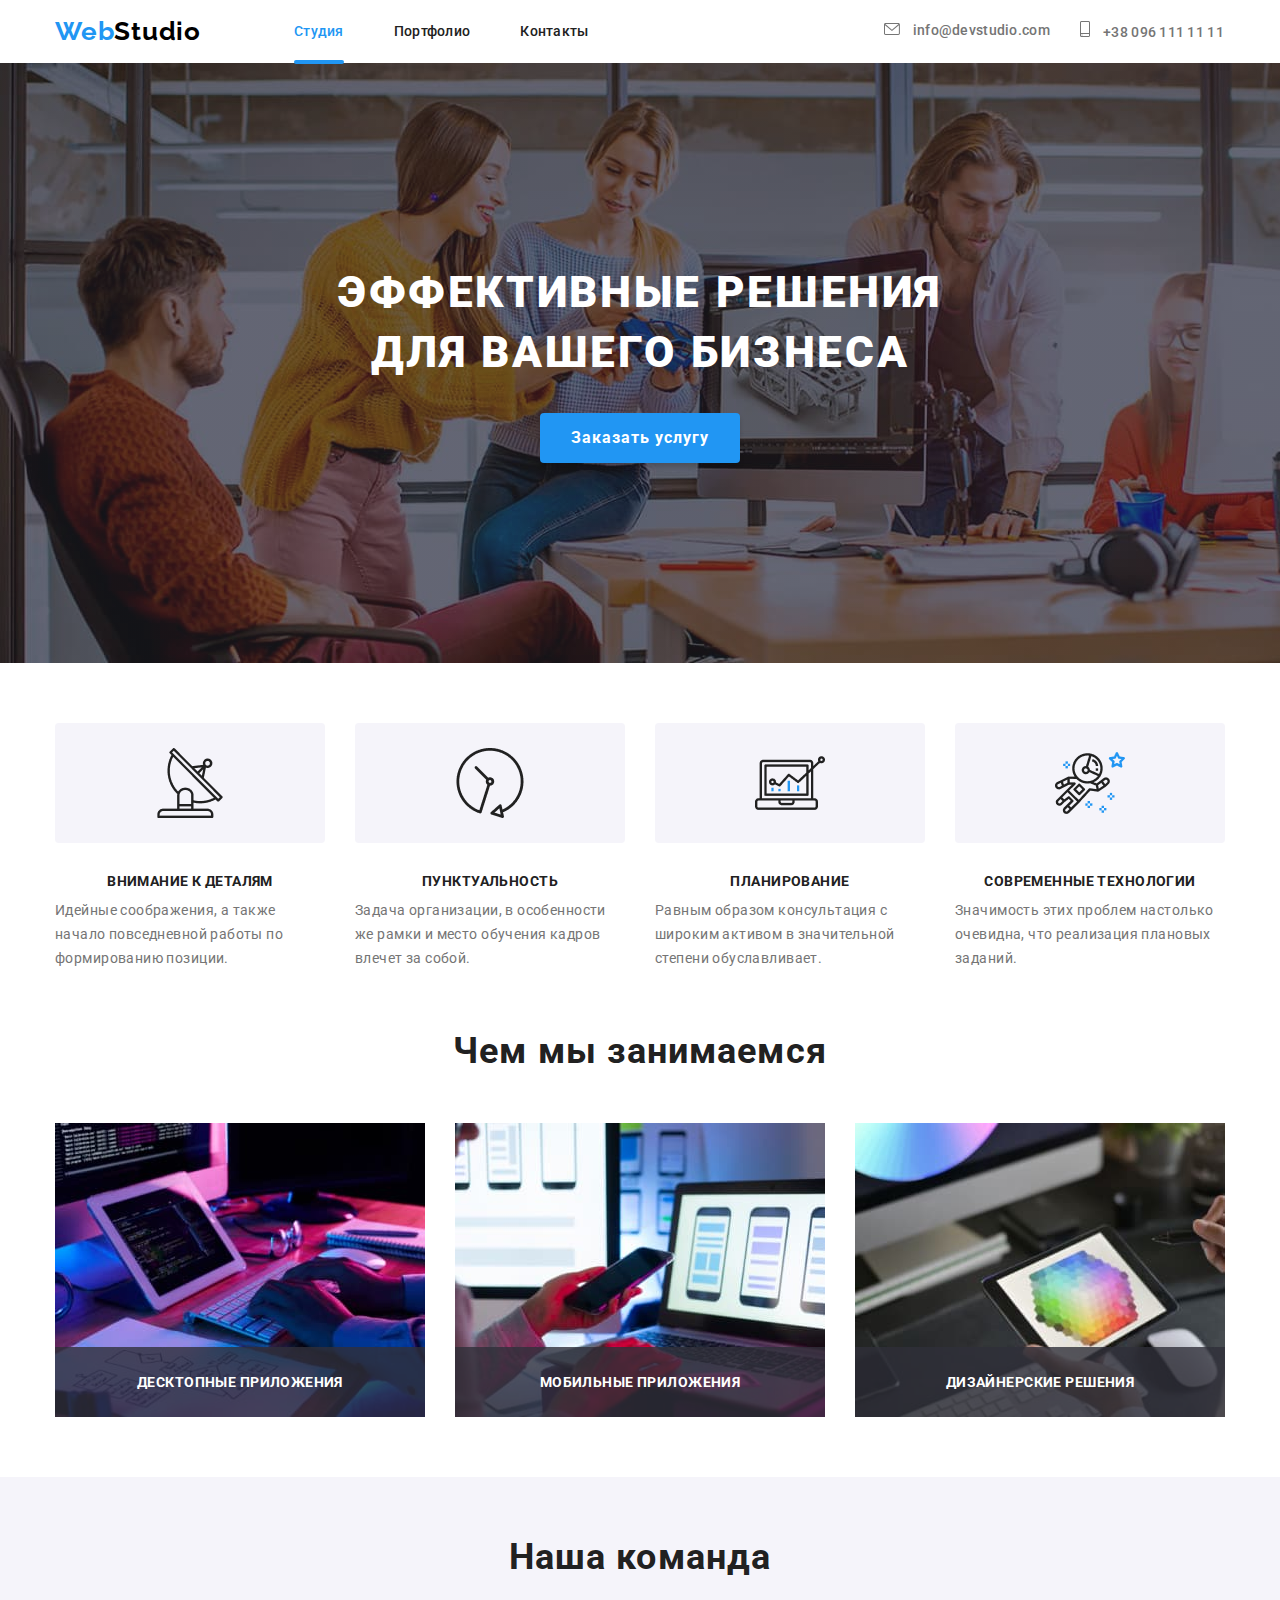
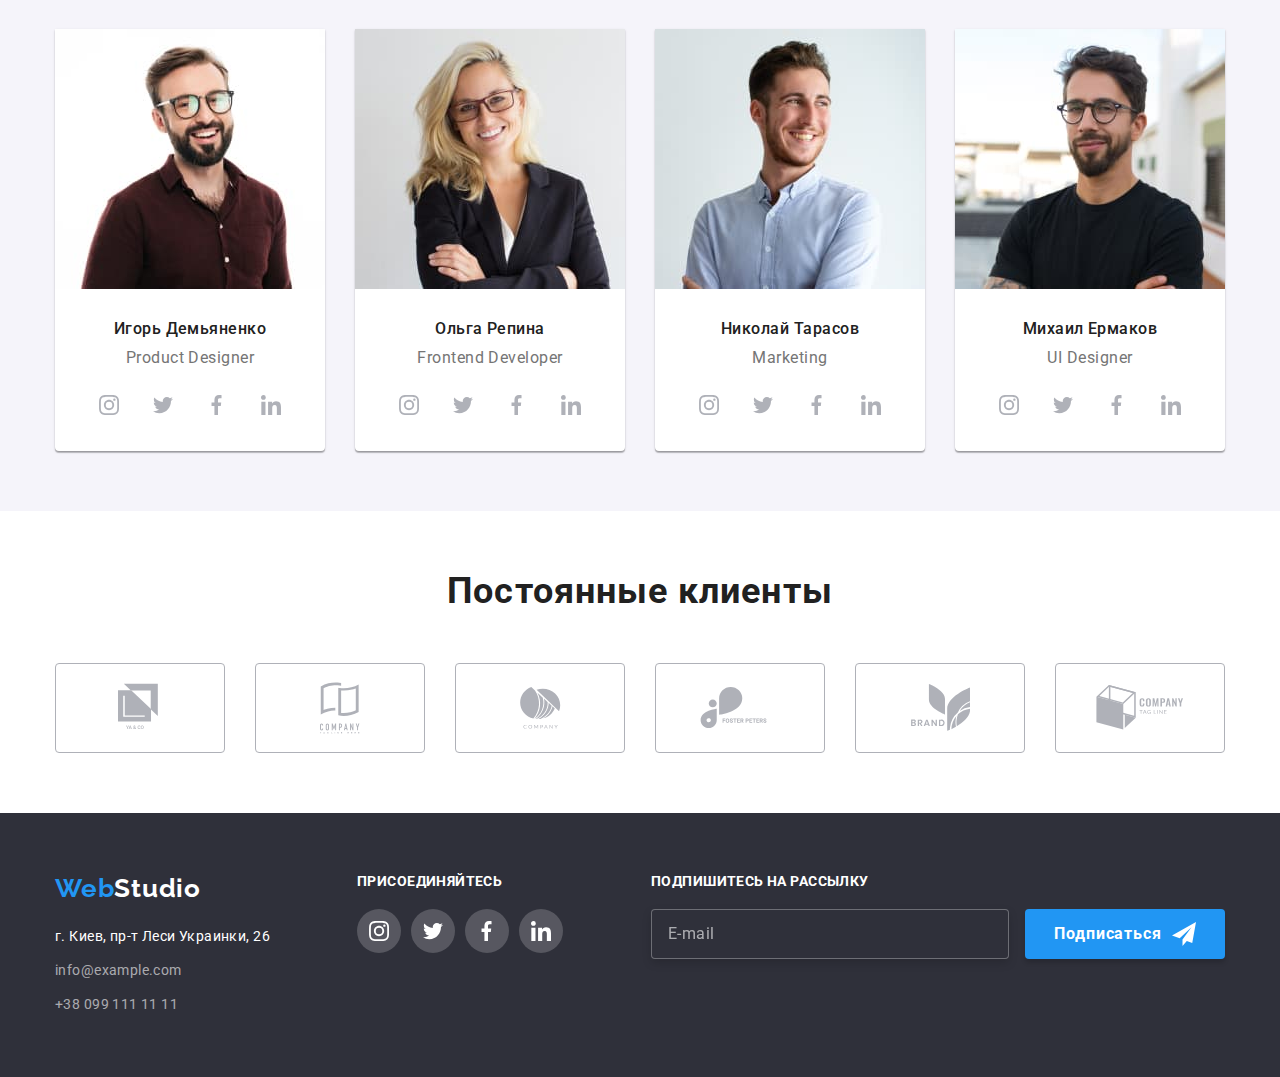
<file: index.html>
<!DOCTYPE html>
<html lang="ru">
<head>
    <meta charset="UTF-8">
    <meta name="viewport" content="width=device-width, initial-scale=1.0">
    <title>Веб-студия</title>
    <link rel="stylesheet" href="https://cdnjs.cloudflare.com/ajax/libs/modern-normalize/1.0.0/modern-normalize.min.css" />
    <link href="https://fonts.googleapis.com/css2?family=Raleway:wght@700&family=Roboto:wght@400;500;700;900&display=swap"
        rel="stylesheet"/>
    <link rel="stylesheet" href="./css/main.min.css">
</head>
    <body>
  <!--Header-->
        <header class="header">
          <div class="container header__container">
            <nav class="wrapper-logo-btn">
                <a class="logo link" href="./index.html" lang="en"><span class="logo__color">Web</span>Studio</a>
                <button type="button"
                class="menu-button"
                 aria-controls="menu-container"
                aria-expanded="false"
                data-menu-button>
                    <svg width="40" height="40" aria-label="Список навигационного меню">
                    <use class="menu-button__icon" href="./images/sprite.svg#icon-menu"></use>
                    <use class="menu-button__close" href="./images/sprite.svg#icon-close"></use>
                    </svg>
                </button>  
                <div class="menu-container" id="menu-container" data-menu>
                    <div class="navigation">
                        <ul class="navigation__list list">
                            <li class="navigation__list-item">
                                <a class="navigation__list-link link navigation__list-link--active" href="">Cтудия</a></li>
                          <li class="navigation__list-item">
                                <a class="navigation__list-link link" href="./portfolio.html">Портфолио</a></li>
                            <li class="navigation__list-item">
                                <a class="navigation__list-link link" href="">Контакты</a></li>
                        </ul>
                   </div>
                    <address class="address header__address">
                        <ul class="address__list list">
                            <li class="address__list-item">
                             <a class="address__list-link link" href="mailto:info@devstudio.com">
                                 <svg class="address__list-svg" width="16" height="12">
                                <use href="./images/sprite.svg#envelope"></use>
                                </svg>
                                   info@devstudio.com</a></li>
                            <li class="address__list-item">
                             <a class="address__list-link link" href="tel:+380961111111">
                                <svg class="address__list-svg" width="10" height="16">
                                <use href="./images/sprite.svg#smartphone"></use>
                                </svg>
                                 +38 096 111 11 11</a></li>
                        </ul>
                    </address>
                </div>
            </nav>
          </div>
         </header>
    <main>
   <!--HERO-->
    <div class="hero">
        <div class="container hero__container">
             <h1 class="hero__title">Эффективные решения для вашего бизнеса</h1>
             <button class="modal-button" data-modal-open type="button">Заказать услугу</button>
        </div>
    </div>
   <!--ADVANTAGE-->
   <section class="advantage">
      <div class="container">
        <h2 class="visually-hidden">Преимущества</h2>
        <ul class="advantage__list list">
            <li class="advantage__list-item advantage__list-item--antenna">
                <h3 class="advantage__list-title">Внимание к деталям</h3>
                <p class="advantage__list-description">Идейные соображения, а также начало повседневной работы по формированию
                    позиции.</p>
            </li>
            <li class="advantage__list-item advantage__list-item--clock">
                <h3 class="advantage__list-title">Пунктуальность</h3>
                <p class="advantage__list-description">Задача организации, в особенности же рамки и место обучения кадров влечет
                    за собой.</p>
            </li>
            <li class="advantage__list-item advantage__list-item--diagram">
                <h3 class="advantage__list-title">Планирование</h3>
                <p class="advantage__list-description">Равным образом консультация с широким активом в значительной степени
                    обуславливает.</p>
            </li>
            <li class="advantage__list-item advantage__list-item--astronaut">
                <h3 class="advantage__list-title">Современные технологии</h3>
                <p class="advantage__list-description">Значимость этих проблем настолько очевидна, что реализация плановых
                    заданий.</p>
            </li>
        </ul>
      </div>
   </section>
   <!--WE'RE DOING-->
   <section class="section__our-works">
       <div class="container our-works">
            <h2 class="section-title">Чем мы занимаемся</h2>
            <ul class="examples-list list">
                <li class="examples-list__item">
                    <picture>
                        <source srcset="./images/examples/img1.jpg 1x, ./images/examples/img1@2x.jpg 2x"
                        media="(min-width: 1200px)">
                        <img src="./images/examples/img1.jpg" alt="Десктопные приложения" class="examples-list__image">
                    </picture>
                    <p class="examples-list__description">Десктопные приложения</p>
                </li>
                <li class="examples-list__item">
                    <picture>
                        <source srcset="./images/examples/img2.jpg 1x, ./images/examples/img2@2x.jpg 2x"
                         media="(min-width: 1200px)">
                      <img src="./images/examples/img2.jpg" alt="Мобильные приложения" class="examples-list__image">
                    </picture>
                    <p class="examples-list__description">Мобильные приложения</p>
                </li>
                <li class="examples-list__item">
                    <picture>
                        <source srcset="./images/examples/img3.jpg 1x, ./images/examples/img3@2x.jpg 2x" media="(min-width: 1200px)">
                    <img src="./images/examples/img3.jpg" alt="Дизайнерские решения" class="examples-list__image">
                    </picture>
                    <p class="examples-list__description">Дизайнерские решения</p>
                </li>
            </ul>
       </div>
   </section>
    <!--OUR TEAM-->
    <section class="section team">
        <div class="container">
            <h2 class="section-title">Наша команда</h2>
            <ul class="team__list list">
                <li class="team__item">
                    <picture>
                        <source srcset="./images/team-new/card1-d.jpg 1x, ./images/team-new/card1-d@2x.jpg 2x" 
                        media="(min-width:1200px)">
                        <source srcset="./images/team-new/card1-t.jpg 1x, ./images/team-new/card1-t@2x.jpg 2x" 
                        media="(min-width:768px)">
                        <source srcset="./images/team-new/card1-m.jpg 1x, ./images/team-new/card1-m@2x.jpg 2x" 
                         media="(min-width:320px)">
                        <img src="./images/team-new/card1-m.jpg" alt="Николай Кучеренко" class="team__img">
                    </picture>

                    <div class="team-list__wrapper">
                        <h3 class="team__title">Игорь Демьяненко</h3>
                        <p class="team__description" lang="en">Product Designer</p>
                        <ul class="social-list list">
                            <li class="social-list__item">
                                <a class="social-list__link">
                                    <svg>
                                        <use href="./images/sprite.svg#instagram"></use>
                                    </svg>
                                </a>
                            </li>
                            <li class="social-list__item">
                                <a class="social-list__link">
                                    <svg>
                                        <use href="./images/sprite.svg#twitter"></use>
                                    </svg>
                                </a>
                            </li>
                            <li class="social-list__item">
                                <a class="social-list__link">
                                    <svg>
                                        <use href="./images/sprite.svg#facebook"></use>
                                    </svg>
                                </a>
                            </li>
                            <li class="social-list__item">
                                <a class="social-list__link">
                                    <svg>
                                        <use href="./images/sprite.svg#linkedin"></use>
                                    </svg>
                                </a>
                            </li>
                        </ul>
                    </div>
                </li>
                <li class="team__item">
                    <picture>
                        <source srcset="./images/team-new/card2-d.jpg 1x, ./images/team-new/card2-d@2x.jpg 2x" 
                        media="(min-width:1200px)">
                        <source srcset="./images/team-new/card2-t.jpg 1x, ./images/team-new/card2-t@2x.jpg 2x" 
                        media="(min-width:768px)">
                        <source srcset="./images/team-new/card2-m.jpg 1x, ./images/team-new/card2-m@2x.jpg 2x" 
                        media="(min-width:320px)">
                        <img src="./images/team-new/card2-m.jpg" alt="Ольга Иванова" class="team__img">
                    </picture>
                   
                    <div class="team-list__wrapper">
                        <h3 class="team__title">Ольга Репина</h3>
                        <p class="team__description" lang="en">Frontend Developer</p>
                        <ul class="social-list list">
                            <li class="social-list__item">
                                <a class="social-list__link">
                                    <svg>
                                        <use href="./images/sprite.svg#instagram"></use>
                                    </svg>
                                </a>
                            </li>
                            <li class="social-list__item">
                                <a class="social-list__link">
                                    <svg>
                                        <use href="./images/sprite.svg#twitter"></use>
                                    </svg>
                                </a>
                            </li>
                            <li class="social-list__item">
                                <a class="social-list__link">
                                    <svg>
                                        <use href="./images/sprite.svg#facebook"></use>
                                    </svg>
                                </a>
                            </li>
                            <li class="social-list__item">
                                <a class="social-list__link">
                                    <svg>
                                        <use href="./images/sprite.svg#linkedin"></use>
                                    </svg>
                                </a>
                            </li>
                        </ul>
                    </div>
                </li>
                <li class="team__item">
                    <picture>
                        <source srcset="./images/team-new/card3-d.jpg 1x, ./images/team-new/card3-d@2x.jpg 2x" 
                        media="(min-width:1200px)">
                        <source srcset="./images/team-new/card3-t.jpg 1x, ./images/team-new/card3-t@2x.jpg 2x" 
                        media="(min-width:768px)">
                        <source srcset="./images/team-new/card3-m.jpg 1x, ./images/team-new/card3-m@2x.jpg 2x" 
                        media="(min-width:320px)">
                        <img src="./images/team-new/card3-m.jpg" alt="Андрей Шевченко" class="team__img">
                    </picture>
                    
                    <div class="team-list__wrapper">
                        <h3 class="team__title">Николай Тарасов</h3>
                        <p class="team__description" lang="en">Marketing</p>
                        <ul class="social-list list">
                            <li class="social-list__item">
                                <a class="social-list__link">
                                    <svg>
                                        <use href="./images/sprite.svg#instagram"></use>
                                    </svg>
                                </a>
                            </li>
                            <li class="social-list__item">
                                <a class="social-list__link">
                                    <svg>
                                        <use href="./images/sprite.svg#twitter"></use>
                                    </svg>
                                </a>
                            </li>
                            <li class="social-list__item">
                                <a class="social-list__link">
                                    <svg>
                                        <use href="./images/sprite.svg#facebook"></use>
                                    </svg>
                                </a>
                            </li>
                            <li class="social-list__item">
                                <a class="social-list__link">
                                    <svg>
                                        <use href="./images/sprite.svg#linkedin"></use>
                                    </svg>
                                </a>
                            </li>
                        </ul>
                    </div>
                </li>
                <li class="team__item">
                    <picture>
                        <source srcset="./images/team-new/card4-d.jpg 1x, ./images/team-new/card4-d@2x.jpg 2x" 
                        media="(min-width:1200px)">
                        <source srcset="./images/team-new/card4-t.jpg 1x, ./images/team-new/card4-t@2x.jpg 2x" 
                        media="(min-width:768px)">
                        <source srcset="./images/team-new/card4-m.jpg 1x, ./images/team-new/card4-m@2x.jpg 2x" 
                        media="(min-width:320px)">
                        <img src="./images/team-new/card4-m.jpg" alt="Иван Николаев" class="team__img">
                    </picture>
                    <div class="team-list__wrapper">
                        <h3 class="team__title">Михаил Ермаков</h3>
                        <p class="team__description" lang="en">UI Designer</p>
                        <ul class="social-list list">
                            <li class="social-list__item">
                                <a class="social-list__link">
                                    <svg>
                                        <use href="./images/sprite.svg#instagram"></use>
                                    </svg>
                                </a>
                            </li>
                            <li class="social-list__item">
                                <a class="social-list__link">
                                    <svg>
                                        <use href="./images/sprite.svg#twitter"></use>
                                    </svg>
                                </a>
                            </li>
                            <li class="social-list__item">
                                <a class="social-list__link">
                                    <svg>
                                        <use href="./images/sprite.svg#facebook"></use>
                                    </svg>
                                </a>
                            </li>
                            <li class="social-list__item">
                                <a class="social-list__link">
                                    <svg>
                                        <use href="./images/sprite.svg#linkedin"></use>
                                    </svg>
                                </a>
                            </li>
                        </ul>
                    </div>
                </li>
            </ul>
        </div>
    </section>
    <!--OUR CLIENTS-->
    <section class="section">
        <div class="container">
            <h2 class="section-title">Постоянные клиенты</h2>
            <ul class="clients-list list">
                <li class="clients-list__item">
                    <a class="clients-list__link">
                        <svg width="44" height="50">
                            <use href="./images/sprite.svg#logo-1"></use>
                        </svg></a>
                </li>
                <li class="clients-list__item">
                    <a class="clients-list__link">
                        <svg width="40" height="52">
                            <use href="./images/sprite.svg#logo-2"></use>
                        </svg></a>
                </li>
                <li class="clients-list__item">
                    <a class="clients-list__link">
                    <svg width="41" height="42">
                        <use href="./images/sprite.svg#logo-3"></use>
                    </svg></a>
                </li>
                <li class="clients-list__item">
                    <a class="clients-list__link">
                        <svg width="80" height="42">
                            <use href="./images/sprite.svg#logo-4"></use>
                        </svg></a>
                </li>
                <li class="clients-list__item">
                    <a class="clients-list__link">
                        <svg width="59" height="47">
                            <use href="./images/sprite.svg#logo-5"></use>
                        </svg></a>
                </li>
                <li class="clients-list__item">
                    <a class="clients-list__link">
                        <svg width="88" height="45">
                            <use href="./images/sprite.svg#logo-6"></use>
                        </svg></a>
                </li>
            </ul>
        </div>
    </section>
   </main>
    <!--FOOTER-->
    <footer class="section footer">
        <div class="container footer">
            <div class="address-social__wrapper">
                <address class="footer__address address">
                    <a class="logo link footer__logo" href="./index.html" lang="en"><span class="logo__color">Web</span>Studio</a>
                        <ul class="footer__address-list list">
                            <li class="footer__address-item"><a href="https://goo.gl/maps/yee8AxfhjThdjtew5" target="_blank"
                                class="footer__address-link footer__address-link--light">г. Киев, пр-т Леси Украинки, 26</a></li>
                            <li class="footer__address-item"><a href="mailto:info@example.com"
                                class="footer__address-link">info@example.com</a></li>
                            <li class="footer__address-item"><a href="tel:+380991111111" class="footer__address-link">
                                +38 099 111 11 11</a>
                            </li>
                        </ul>
                </address>
                <div class="footer-social">
                    <h2 class="footer__title">Присоединяйтесь</h2>
                    <ul class="social-list list social-list__footer">
                        <li class="social-list__item social-list__link--color">
                             <a class="social-list__link social-list__link--color">
                                <svg>
                                    <use href="./images/sprite.svg#instagram"></use>
                                </svg>
                            </a>
                        </li>
                        <li class="social-list__link social-list__link--color">
                            <a class="social-list__link social-list__link--color">
                                <svg>
                                    <use href="./images/sprite.svg#twitter"></use>
                                </svg>
                            </a>
                        </li>
                        <li class="social-list__item social-list__link--color">
                            <a class="social-list__link social-list__link--color">
                                <svg>
                                    <use href="./images/sprite.svg#facebook"></use>
                                </svg>
                            </a>
                        </li>
                        <li class="social-list__item social-list__link--color">
                            <a class="social-list__link social-list__link--color">
                                <svg>
                                    <use href="./images/sprite.svg#linkedin"></use>
                                </svg>
                            </a>
                        </li>
                    </ul>
                </div>
            </div>

            <div class="subscribe">
                <form action="#" class="subscribe-form">
                    <h2 class="footer__title">Подпишитесь на рассылку</h2>
                        <input type="email" class="subscribe-form__email" name="email" placeholder="E-mail">
                    <button class="modal-button modal-button__footer" type="submit">Подписаться</button>
                </form>
            </div>
        </div>

    </footer>
      <div class="backdrop is-hidden" data-modal  >
        <div class="backdrop__wrapper">
            <div class="modal-window">
                <h2 class="modal-window__title">Оставьте свои данные, мы вам перезвоним</h2>
                <form action="#" class="modal-form">
                    <label class="modal-form__label">
                        <span class="modal-form__wrapper">Имя</span>
                            <input type="text" name="user-name" class="modal-form__input" required>
                            <svg class="modal-form__svg" width="18px" height="18px">
                                <use href="./images/sprite.svg#icon-person"></use>
                            </svg>
                        
                    </label>
                    <label class="modal-form__label">
                        <span class="modal-form__wrapper">Телефон</span>
                            <input type="tel" name="user-tel" class="modal-form__input" required>
                            <svg class="modal-form__svg" width="18px" height="18px">
                                <use href="./images/sprite.svg#icon-phone"></use>
                            </svg>
                        
                       </label>
                       <label class="modal-form__label">
                         <span class="modal-form__wrapper">Почта</span>
                            <input type="email" name="user-email" class="modal-form__input" required>
                               <svg class="modal-form__svg" width="18px" height="18px">
                                <use href="./images/sprite.svg#icon-email"></use>
                               </svg>
                       </label>
                       <label class="modal-form__label">
                          <span class="modal-form__wrapper">Комментарий</span>
                          <textarea name="user-message" class="modal-form__message" placeholder="Введите текст"></textarea>
                        </label>
                            <input id="check-policy" type="checkbox" class="modal-form__policy visually-hidden" name="policy" value="accept-policy">
                        <label class="modal-form__label-policy" for="check-policy">
                           Соглашаюсь с рассылкой и принимаю &nbsp;<a class="underline" href="#">Условия договора</a>
                        </label>
                        <button type="submit" class="modal-form__submit">Отправить</button>
                    </form>
                    <button type="button" class="modal-window__button" data-modal-close>
                       <svg width="11px" height="11px">
                            <use href="./images/sprite.svg#icon-Vector"></use>
                        </svg>
                    </button>
            </div>
        </div>
      </div>
        <script src="./js/modal.js"></script>
        <script src="./js/menu.js"></script>
    </body>
</html>
</file>
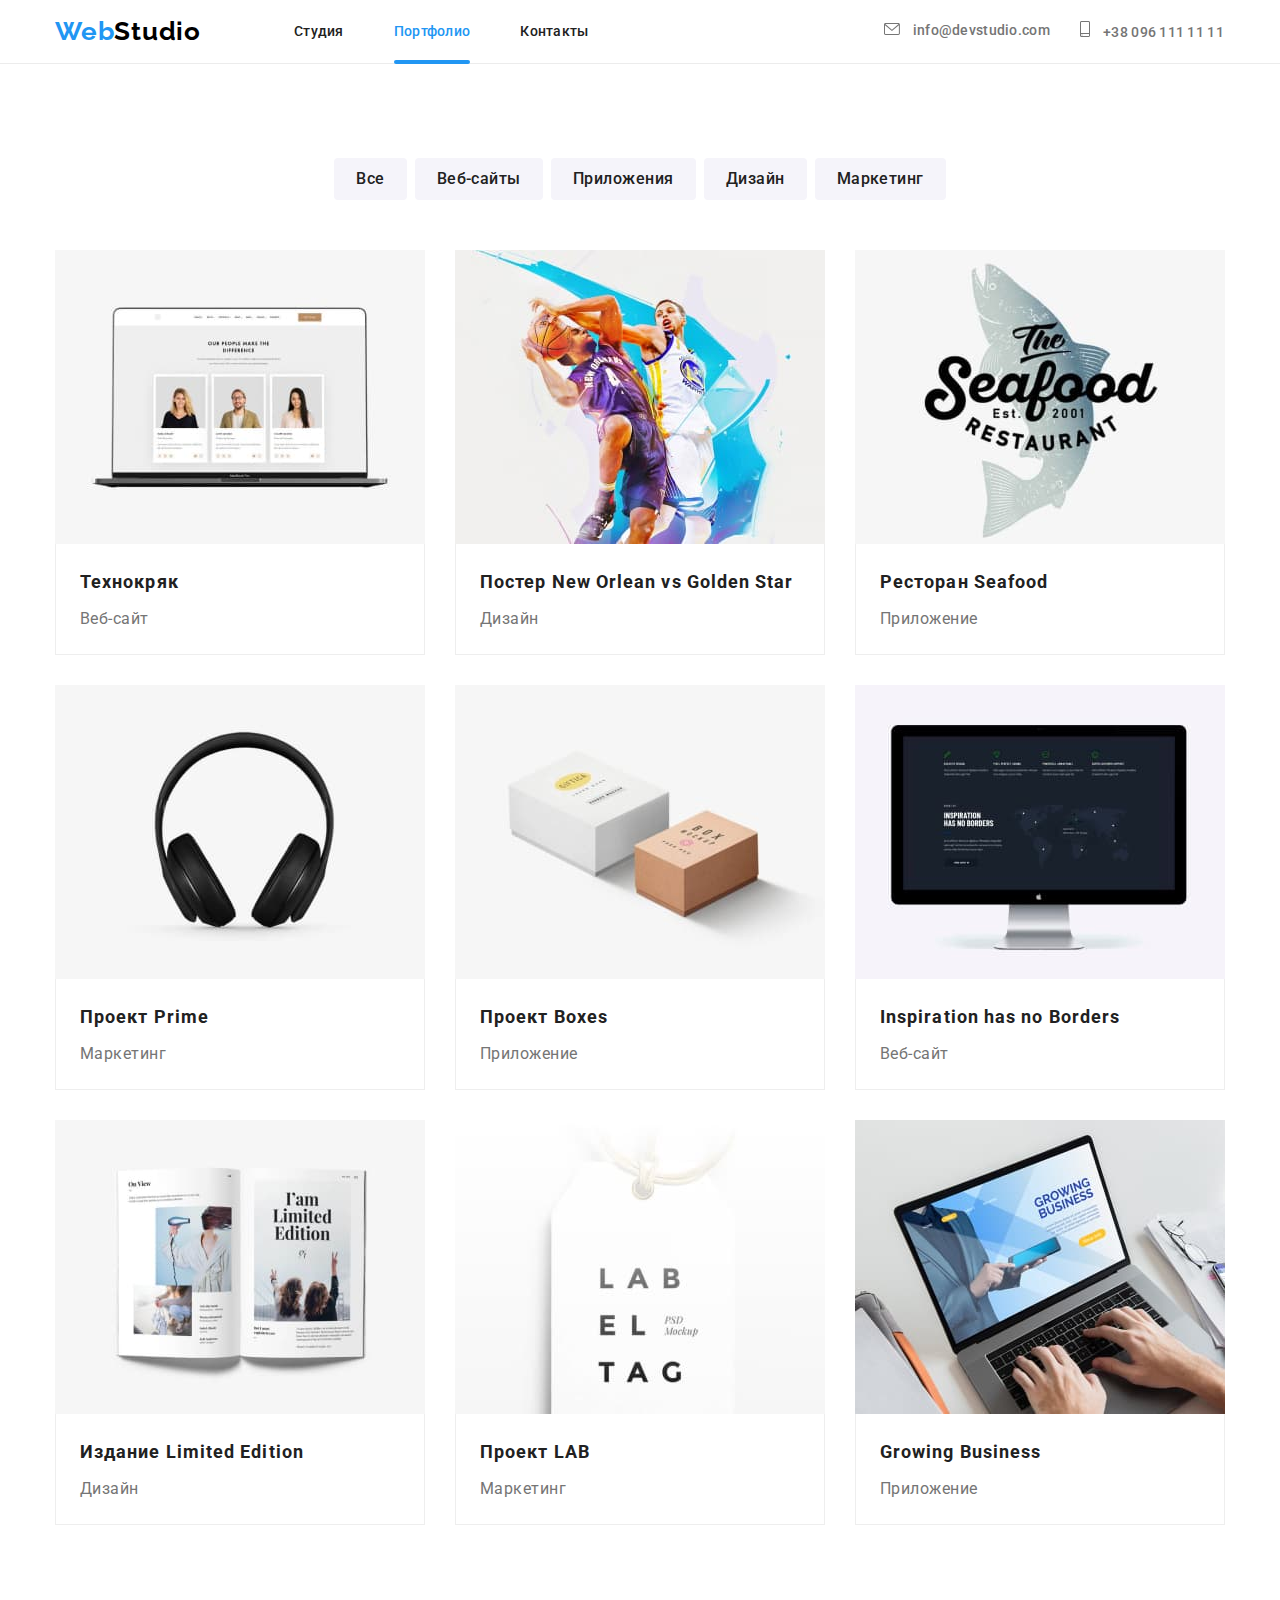
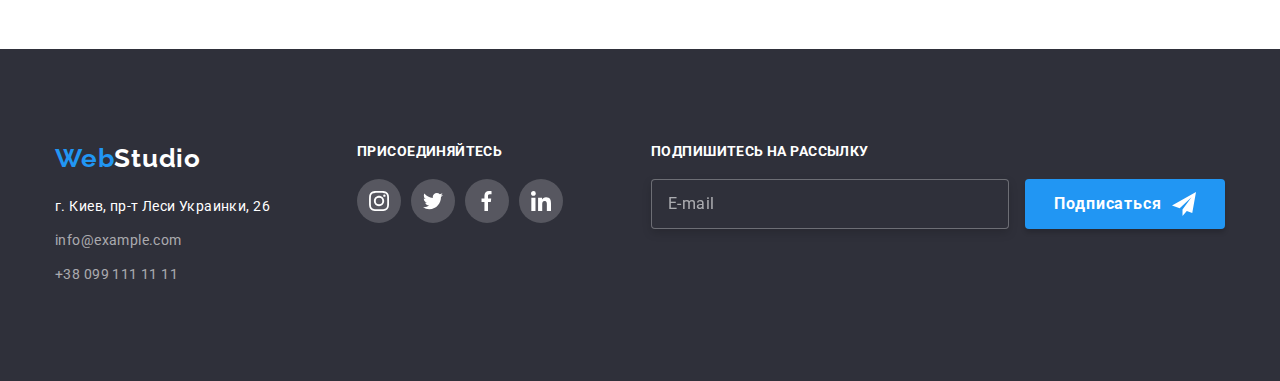
<file: portfolio.html>
<!DOCTYPE html>
<html lang="ru">
<head>
    <meta charset="UTF-8">
    <meta name="viewport" content="width=device-width, initial-scale=1.0">
    <title>Портфолио</title>
    <link rel="stylesheet" href="https://cdnjs.cloudflare.com/ajax/libs/modern-normalize/1.0.0/modern-normalize.min.css" />
    <link href="https://fonts.googleapis.com/css2?family=Raleway:wght@700&family=Roboto:wght@400;500;700;900&display=swap"
        rel="stylesheet" />
    <link rel="stylesheet" href="./css/portfolio.min.css">
</head>
<body>
<!--Header-->
<header class="header header-portfolio">
    <div class="container header__container">
        <nav class="wrapper-logo-btn">
            <a class="logo link" href="./index.html" lang="en"><span class="logo__color">Web</span>Studio</a>
            <button type="button" class="menu-button" aria-controls="menu-container" aria-expanded="false"
                data-menu-button>
                <svg width="40" height="40" aria-label="Список навигационного меню">
                    <use class="menu-button__icon" href="./images/sprite.svg#icon-menu"></use>
                    <use class="menu-button__close" href="./images/sprite.svg#icon-close"></use>
                </svg>
            </button>
            <div class="menu-container" id="menu-container" data-menu>
                <div class="navigation">
                    <ul class="navigation__list list">
                        <li class="navigation__list-item">
                            <a class="navigation__list-link link" href="./index.html">Cтудия</a></li>
                        <li class="navigation__list-item">
                          <a class="navigation__list-link link navigation__list-link--active" href="./portfolio.html">Портфолио</a></li>
                        <li class="navigation__list-item">
                            <a class="navigation__list-link link" href="">Контакты</a></li>
                    </ul>
                </div>
                <address class="address header__address">
                    <ul class="address__list list">
                        <li class="address__list-item">
                            <a class="address__list-link link" href="mailto:info@devstudio.com">
                                <svg class="address__list-svg" width="16" height="12">
                                    <use href="./images/sprite.svg#envelope"></use>
                                </svg>
                                info@devstudio.com</a></li>
                        <li class="address__list-item">
                            <a class="address__list-link link" href="tel:+380961111111">
                                <svg class="address__list-svg" width="10" height="16">
                                    <use href="./images/sprite.svg#smartphone"></use>
                                </svg>
                                +38 096 111 11 11</a></li>
                    </ul>
                </address>
            </div>
        </nav>
    </div>
</header>
<main>
    <!--PROJECTS-->
    <section class="section">
        <div class="container">
            <h2 class="visually-hidden">Основные проэкты</h2>
            <ul class="projects-navigation__list list">
                <li class="project-navigation__item">
                    <button type="button" class="project-navigation__button">Все</button></li>
                <li class="project-navigation__item">
                    <button type="button" class="project-navigation__button">Веб-сайты</button></li>
                <li class="project-navigation__item">
                    <button type="button" class="project-navigation__button">Приложения</button></li>
                <li class="project-navigation__item">
                    <button type="button" class="project-navigation__button">Дизайн</button></li>
                <li class="project-navigation__item">
                    <button type="button" class="project-navigation__button">Маркетинг</button></li>
            </ul>
            <ul class="project-list list">
                <li class="project-list__item">
                    <a href="" class="project-link">
                        <div class="project__animate transition-hover">
                            <div class="overlay-add">
                                <picture>
                                    <source srcset="./images/projects/desktop/pr1-d.jpg 1x, ./images/projects/desktop/pr1-d@2x.jpg 2x"
                                        media="(min-width: 1200px)">
                                    <source srcset="./images/projects/tablet/pr1-t.jpg 1x, ./images/projects/tablet/pr1-t@2x.jpg 2x"
                                        media="(min-width: 768px)">
                                    <source srcset="./images/projects/mobile/pr1-m.jpg 1x, ./images/projects/mobile/pr1-m@2x.jpg 2x"
                                        media="(min-width: 320px)">
                                    <img class="project-list__img" src="./images/projects/mobile/pr1-m.jpg" alt="Веб-сайт 'Технокряк'"
                                        style="max-width: 100%;">
                                </picture>
                                <div class="overlay-wrap">
                                    <p class="project__overlay">
                                        Технокряк это современная площадка распространения коронавируса. Компании используют
                                        эту платформу для цифрового шпионажа и атак на защищённые сервера конкурентов.
                                    </p>
                                </div>
                            </div>
                            <div class="project-list__signature">
                                <p class="project-list__title">Технокряк</p>
                                <p class="project-list__description">Веб-сайт</p>
                            </div>
                        </div>
                    </a>
                </li>
                <li class="project-list__item">
                    <a href="" class="project-link">
                        <div class="project__animate transition-hover">
                            <div class="overlay-add">
                                <picture>
                                    <source srcset="./images/projects/desktop/pr2-d.jpg 1x, ./images/projects/desktop/pr2-d@2x.jpg 2x"
                                        media="(min-width: 1200px)">
                                    <source srcset="./images/projects/tablet/pr2-t.jpg 1x, ./images/projects/tablet/pr2-t@2x.jpg 2x"
                                        media="(min-width: 768px)">
                                    <source srcset="./images/projects/mobile/pr2-m.jpg 1x, ./images/projects/mobile/pr2-m@2x.jpg 2x"
                                        media="(min-width: 320px)">
                                    <img class="project-list__img" src="./images/projects/mobile/pr2-m.jpg" alt="Постер Нового Орелана"
                                        style="max-width: 100%;" />
                                </picture>
                                <div class="overlay-wrap">
                                    <p class="project__overlay">
                                        Технокряк это современная площадка распространения коронавируса. Компании используют
                                        эту платформу для цифрового шпионажа и атак на защищённые сервера конкурентов.
                                    </p>
                                </div>
                            </div>
                            <div class="project-list__signature">
                                <p class="project-list__title">Постер New Orlean vs Golden Star</p>
                                <p class="project-list__description">Дизайн</p>
                            </div>
                        </div>
                    </a>
                </li>
                <li class="project-list__item">
                    <a href="" class="project-link">
                        <div class="project__animate transition-hover">
                            <div class="overlay-add">
                                <picture>
                                    <source srcset="./images/projects/desktop/pr3-d.jpg 1x, ./images/projects/desktop/pr3-d@2x.jpg 2x"
                                        media="(min-width: 1200px)">
                                    <source srcset="./images/projects/tablet/pr3-t.jpg 1x, ./images/projects/tablet/pr3-t@2x.jpg 2x"
                                        media="(min-width: 768px)">
                                    <source srcset="./images/projects/mobile/pr3-m.jpg 1x, ./images/projects/mobile/pr3-m@2x.jpg 2x"
                                        media="(min-width: 320px)">
                                    <img class="project-list__img" src="./images/projects/mobile/pr3-m.jpg" alt="Приложение ресторана"
                                        style="max-width: 100%;" />
                                </picture>
                                <div class="overlay-wrap">
                                    <p class="project__overlay">
                                        Технокряк это современная площадка распространения коронавируса. Компании используют
                                        эту платформу для цифрового шпионажа и атак на защищённые сервера конкурентов.
                                    </p>
                                </div>
                            </div>
                            <div class="project-list__signature">
                                <p class="project-list__title">Ресторан Seafood</p>
                                <p class="project-list__description">Приложение</p>
                            </div>
                        </div>
                    </a>
                </li>
                <li class="project-list__item">
                    <a href="" class="project-link">
                        <div class="project__animate transition-hover">
                            <div class="overlay-add">
                                <picture>
                                    <source srcset="./images/projects/desktop/pr4-d.jpg 1x, ./images/projects/desktop/pr4-d@2x.jpg 2x"
                                        media="(min-width: 1200px)">
                                    <source srcset="./images/projects/tablet/pr4-t.jpg 1x, ./images/projects/tablet/pr4-t@2x.jpg 2x"
                                        media="(min-width: 768px)">
                                    <source srcset="./images/projects/mobile/pr4-m.jpg 1x, ./images/projects/mobile/pr4-m@2x.jpg 2x"
                                        media="(min-width: 320px)">
                                    <img class="project-list__img" src="./images/projects/mobile/pr4-m.jpg" alt="Проект маркетинга"
                                        style="max-width: 100%;" />
                                </picture>
                                <div class="overlay-wrap">
                                    <p class="project__overlay">
                                        Технокряк это современная площадка распространения коронавируса. Компании используют
                                        эту платформу для цифрового шпионажа и атак на защищённые сервера конкурентов.
                                    </p>
                                </div>
                            </div>
                            <div class="project-list__signature">
                                <p class="project-list__title">Проект Prime</p>
                                <p class="project-list__description">Маркетинг</p>
                            </div>
                        </div>
                    </a>
                </li>
                <li class="project-list__item">
                    <a href="" class="project-link">
                        <div class="project__animate transition-hover">
                            <div class="overlay-add">
                                <picture>
                                    <source srcset="./images/projects/desktop/pr5-d.jpg 1x, ./images/projects/desktop/pr5-d@2x.jpg 2x"
                                        media="(min-width: 1200px)">
                                    <source srcset="./images/projects/tablet/pr5-t.jpg 1x, ./images/projects/tablet/pr5-t@2x.jpg 2x"
                                        media="(min-width: 768px)">
                                    <source srcset="./images/projects/mobile/pr5-m.jpg 1x, ./images/projects/mobile/pr5-m@2x.jpg 2x"
                                        media="(min-width: 320px)">
                                    <img class="project-list__img" src="./images/projects/mobile/pr5-m.jpg" alt="Приложения проекта"
                                        style="max-width: 100%;" />
                                </picture>
                                <div class="overlay-wrap">
                                    <p class="project__overlay">
                                        Технокряк это современная площадка распространения коронавируса. Компании используют
                                        эту платформу для цифрового шпионажа и атак на защищённые сервера конкурентов.
                                    </p>
                                </div>
                            </div>
                            <div class="project-list__signature">
                                <p class="project-list__title">Проект Boxes</p>
                                <p class="project-list__description">Приложение</p>
                            </div>
                        </div>
                    </a>
                </li>
                <li class="project-list__item">
                    <a href="" class="project-link">
                        <div class="project__animate transition-hover">
                            <div class="overlay-add">
                                <picture>
                                    <source srcset="./images/projects/desktop/pr6-d.jpg 1x, ./images/projects/desktop/pr6-d@2x.jpg 2x"
                                        media="(min-width: 1200px)">
                                    <source srcset="./images/projects/tablet/pr6-t.jpg 1x, ./images/projects/tablet/pr6-t@2x.jpg 2x"
                                        media="(min-width: 768px)">
                                    <source srcset="./images/projects/mobile/pr6-m.jpg 1x, ./images/projects/mobile/pr6-m@2x.jpg 2x"
                                        media="(min-width: 320px)">
                                    <img class="project-list__img" src="/images/projects/mobile/pr6-m.jpg" alt="Веб-сайт" style="max-width: 100%;" />
                                </picture>
                                <div class="overlay-wrap">
                                    <p class="project__overlay">
                                        Технокряк это современная площадка распространения коронавируса. Компании используют
                                        эту платформу для цифрового шпионажа и атак на защищённые сервера конкурентов.
                                    </p>
                                </div>
                                </div>
                                <div class="project-list__signature">
                                    <p class="project-list__title">Inspiration has no Borders</p>
                                    <p class="project-list__description">Веб-сайт</p>
                                </div>
                            </div>
                    </a>
                </li>
                <li class="project-list__item">
                    <a href="" class="project-link">
                        <div class="project__animate transition-hover">
                            <div class="overlay-add">
                                <picture>
                                    <source srcset="./images/projects/desktop/pr7-d.jpg 1x, ./images/projects/desktop/pr7-d@2x.jpg 2x"
                                        media="(min-width: 1200px)">
                                    <source srcset="./images/projects/tablet/pr7-t.jpg 1x, ./images/projects/tablet/pr7-t@2x.jpg 2x"
                                        media="(min-width: 768px)">
                                    <source srcset="./images/projects/mobile/pr7-m.jpg 1x, ./images/projects/mobile/pr7-m@2x.jpg 2x"
                                        media="(min-width: 320px)">
                                    <img class="project-list__img" src="./images/projects/mobile/pr7-m.jpg" alt="Дизайн издания"
                                        style="max-width: 100%;" />
                                </picture>
                                <div class="overlay-wrap">
                                    <p class="project__overlay">
                                        Технокряк это современная площадка распространения коронавируса. Компании используют
                                        эту платформу для цифрового шпионажа и атак на защищённые сервера конкурентов.
                                    </p>
                                </div>
                            </div>
                            <div class="project-list__signature">
                                <p class="project-list__title">Издание Limited Edition</p>
                                <p class="project-list__description">Дизайн</p>
                            </div>
                        </div>
                    </a>
                </li>
                <li class="project-list__item">
                    <a href="" class="project-link">
                        <div class="project__animate transition-hover">
                            <div class="overlay-add">
                                <picture>
                                    <source srcset="./images/projects/desktop/pr8-d.jpg 1x, ./images/projects/desktop/pr8-d@2x.jpg 2x"
                                        media="(min-width: 1200px)">
                                    <source srcset="./images/projects/tablet/pr8-t.jpg 1x, ./images/projects/tablet/pr8-t@2x.jpg 2x"
                                        media="(min-width: 768px)">
                                    <source srcset="./images/projects/mobile/pr8-m.jpg 1x, ./images/projects/mobile/pr8-m@2x.jpg 2x"
                                        media="(min-width: 320px)">
                                    <img class="project-list__img" src="./images/projects/mobile/pr8-m.jpg" alt="Проект маркетинга"
                                        style="max-width: 100%;" />
                                </picture>
                                <div class="overlay-wrap">
                                    <p class="project__overlay">
                                        Технокряк это современная площадка распространения коронавируса. Компании используют
                                        эту платформу для цифрового шпионажа и атак на защищённые сервера конкурентов.
                                    </p>
                                </div>
                            </div>
                            <div class="project-list__signature">
                                <p class="project-list__title">Проект LAB</p>
                                <p class="project-list__description">Маркетинг</p>
                            </div>
                        </div>
                    </a>
                </li>
                <li class="project-list__item">
                    <a href="" class="project-link">
                        <div class="project__animate transition-hover">
                            <div class="overlay-add">
                                <picture>
                                    <source srcset="./images/projects/desktop/pr9-d.jpg 1x, ./images/projects/desktop/pr9-d@2x.jpg 2x"
                                        media="(min-width: 1200px)">
                                    <source srcset="./images/projects/tablet/pr9-t.jpg 1x, ./images/projects/tablet/pr9-t@2x.jpg 2x"
                                        media="(min-width: 768px)">
                                    <source srcset="./images/projects/mobile/pr9-m.jpg 1x, ./images/projects/mobile/pr9-m@2x.jpg 2x"
                                        media="(min-width: 320px)">
                                    <img class="project-list__img" src="./images/projects/mobile/pr9-m.jpg" alt="Приложение для бизнеса"
                                        style="max-width: 100%;" />
                                </picture>
                                <div class="overlay-wrap">
                                    <p class="project__overlay">
                                        Технокряк это современная площадка распространения коронавируса. Компании используют
                                        эту платформу для цифрового шпионажа и атак на защищённые сервера конкурентов.
                                    </p>
                                </div>
                            </div>
                            <div class="project-list__signature">
                                <p class="project-list__title">Growing Business</p>
                                <p class="project-list__description">Приложение</p>
                            </div>
                        </div>
                    </a>
                </li>
            </ul>
        </div>
    </section>
</main>
<!--FOOTER-->
    <footer class="section footer">
        <div class="container footer">
            <div class="address-social__wrapper">
                <address class="footer__address address">
                    <a class="logo link footer__logo" href="./index.html" lang="en"><span
                            class="logo__color">Web</span>Studio</a>
                    <ul class="footer__address-list list">
                        <li class="footer__address-item"><a href="https://goo.gl/maps/yee8AxfhjThdjtew5" target="_blank"
                                class="footer__address-link footer__address-link--light">г. Киев, пр-т Леси Украинки, 26</a>
                        </li>
                        <li class="footer__address-item"><a href="mailto:info@example.com"
                                class="footer__address-link">info@example.com</a></li>
                        <li class="footer__address-item"><a href="tel:+380991111111" class="footer__address-link">
                                +38 099 111 11 11</a>
                        </li>
                    </ul>
                </address>
                <div class="footer-social">
                    <h2 class="footer__title">Присоединяйтесь</h2>
                    <ul class="social-list list social-list__footer">
                        <li class="social-list__item social-list__link--color">
                            <a class="social-list__link social-list__link--color">
                                <svg>
                                    <use href="./images/sprite.svg#instagram"></use>
                                </svg>
                            </a>
                        </li>
                        <li class="social-list__link social-list__link--color">
                            <a class="social-list__link social-list__link--color">
                                <svg>
                                    <use href="./images/sprite.svg#twitter"></use>
                                </svg>
                            </a>
                        </li>
                        <li class="social-list__item social-list__link--color">
                            <a class="social-list__link social-list__link--color">
                                <svg>
                                    <use href="./images/sprite.svg#facebook"></use>
                                </svg>
                            </a>
                        </li>
                        <li class="social-list__item social-list__link--color">
                            <a class="social-list__link social-list__link--color">
                                <svg>
                                    <use href="./images/sprite.svg#linkedin"></use>
                                </svg>
                            </a>
                        </li>
                    </ul>
                </div>
            </div>
    
            <div class="subscribe">
                <form action="#" class="subscribe-form">
                    <h2 class="footer__title">Подпишитесь на рассылку</h2>
                    <input type="email" class="subscribe-form__email" name="email" placeholder="E-mail">
                    <button class="modal-button modal-button__footer" type="submit">Подписаться</button>
                </form>
            </div>
        </div>
    
    </footer>
    <script src="./js/menu.js"></script>
</body>
</html>
</file>
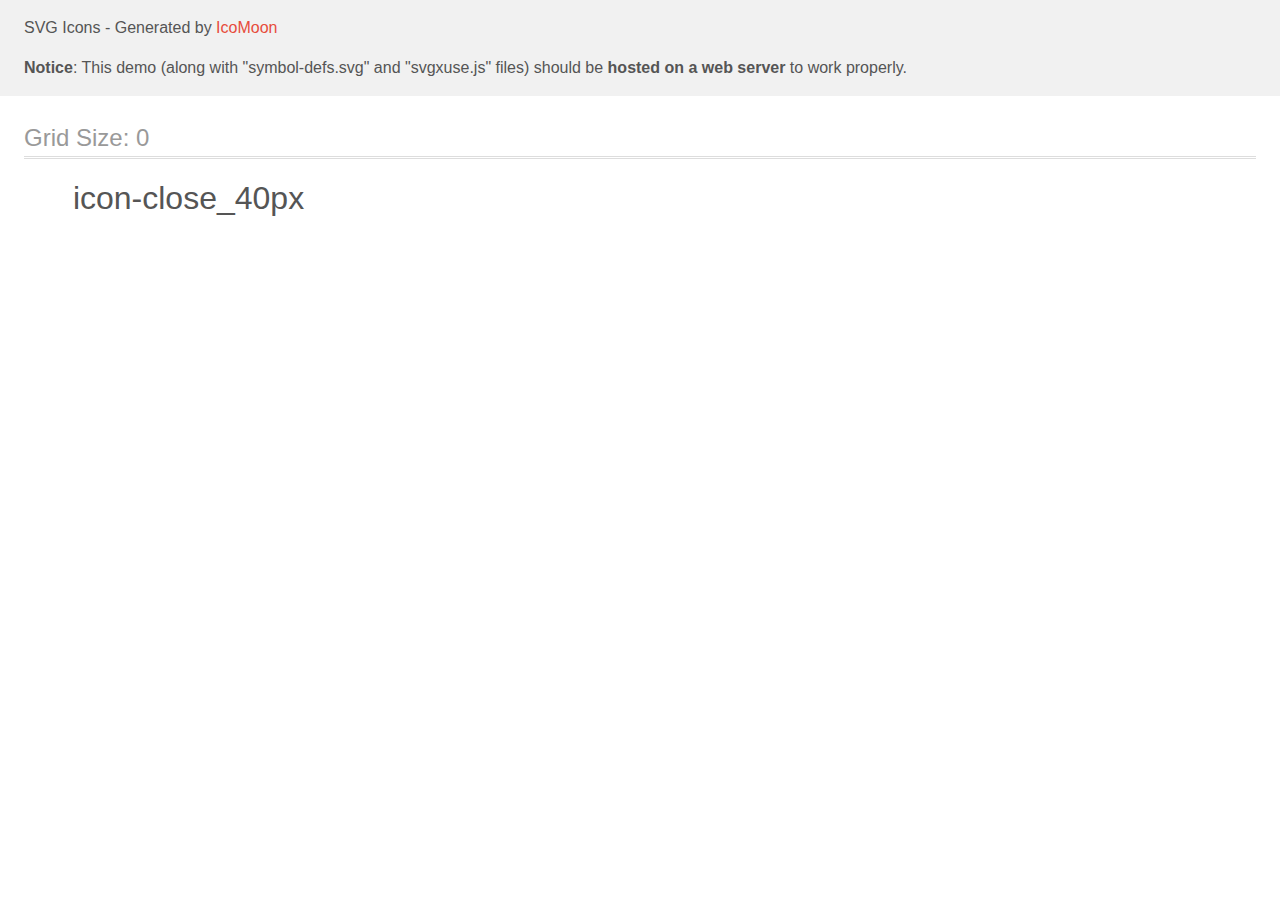
<file: images/123/demo-external-svg.html>
<!doctype html>
<html>
<head>
    <title>IcoMoon - SVG Icons</title>
    <meta charset="utf-8">
    <meta name="viewport" content="width=device-width, initial-scale=1">
    <link rel="stylesheet" href="demo-files/demo.css">
    <link rel="stylesheet" href="style.css">
</head>
<body>
<header class="bgc1 clearfix">
<div class="mhl">
    <p>SVG Icons - Generated by <a href="https://icomoon.io/app">IcoMoon</a></p><p><strong>Notice</strong>: This demo (along with "symbol-defs.svg" and "svgxuse.js" files) should be <b>hosted on a web server</b> to work properly.</p>
</div>
</header>
    <div class="clearfix mhl ptl">
        <h1 class="mvm mtn fgc1">Grid Size: 0</h1>
        <div class="glyph fs1">
            <div class="clearfix pbs">
                <svg class="icon icon-close_40px"><use xlink:href="symbol-defs.svg#icon-close_40px"></use></svg><span class="name"> icon-close_40px</span>
            </div>
        </div>
  </div>
<script defer src="svgxuse.js"></script>
</body>
</html>
</file>
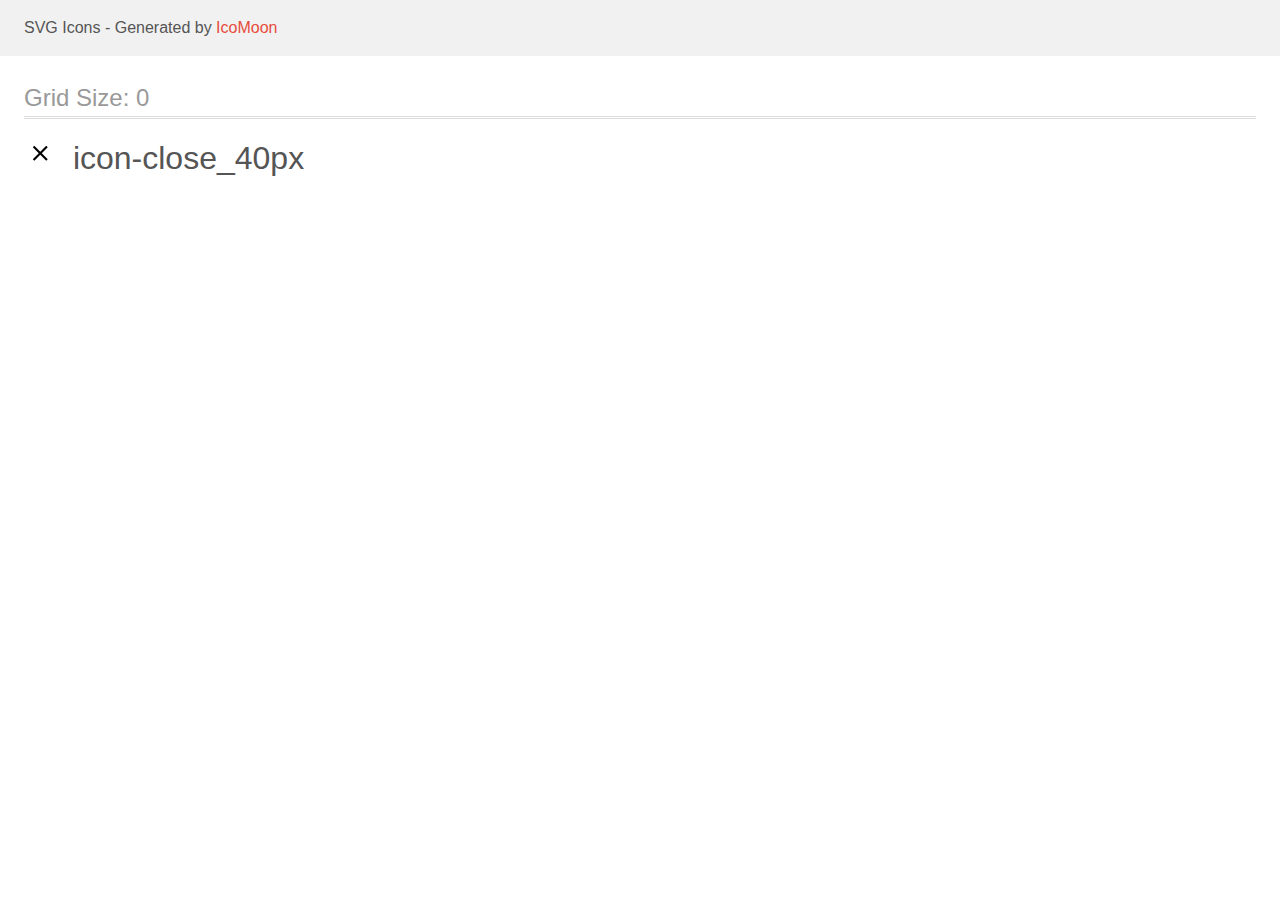
<file: images/123/demo.html>
<!doctype html>
<html>
<head>
    <title>IcoMoon - SVG Icons</title>
    <meta charset="utf-8">
    <meta name="viewport" content="width=device-width, initial-scale=1">
    <link rel="stylesheet" href="demo-files/demo.css">
    <link rel="stylesheet" href="style.css">
</head>
<body>
<svg aria-hidden="true" style="position: absolute; width: 0; height: 0; overflow: hidden;" version="1.1" xmlns="http://www.w3.org/2000/svg" xmlns:xlink="http://www.w3.org/1999/xlink">
<defs>
<symbol id="icon-close_40px" viewBox="0 0 32 32">
<path d="M23.733 10.304l-1.504-1.504-5.963 5.963-5.963-5.963-1.504 1.504 5.963 5.963-5.963 5.963 1.504 1.504 5.963-5.963 5.963 5.963 1.504-1.504-5.963-5.963 5.963-5.963z"></path>
</symbol>
</defs>
</svg>

<header class="bgc1 clearfix">
<div class="mhl">
    <p>SVG Icons - Generated by <a href="https://icomoon.io/app">IcoMoon</a></p>
</div>
</header>
    <div class="clearfix mhl ptl">
        <h1 class="mvm mtn fgc1">Grid Size: 0</h1>
        <div class="glyph fs1">
            <div class="clearfix pbs">
                <svg class="icon icon-close_40px"><use xlink:href="#icon-close_40px"></use></svg><span class="name"> icon-close_40px</span>
            </div>
        </div>
  </div>
<script defer src="svgxuse.js"></script>
</body>
</html>
</file>
<file: images/123/demo-files/demo.css>
body {
  padding: 0;
  margin: 0;
  font-family: sans-serif;
  font-size: 1em;
  line-height: 1.5;
  color: #555;
  background: #fff;
}
h1 {
  font-size: 1.5em;
  font-weight: normal;
  box-shadow: 0 1px #ddd, 0 2px #fff, 0 3px #ddd;
}
small {
  font-size: .66666667em;
}
a {
  color: #e74c3c;
  text-decoration: none;
}
a:hover, a:focus {
  box-shadow: 0 1px #e74c3c;
}
.bshadow0, input {
  box-shadow: inset 0 -2px #e7e7e7;
}
input:hover {
  box-shadow: inset 0 -2px #ccc;
}
input, fieldset {
  font-size: 1em;
  margin: 0;
  padding: 0;
  border: 0;
}
input {
  color: inherit;
  line-height: 1.5;
  height: 1.5em;
  padding: .25em 0;
}
input:focus {
  outline: none;
  box-shadow: inset 0 -2px #449fdb;
}
.glyph {
  font-size: 16px;
  margin-right: 1.5em;
  float: left;
  width: 17em;
}
svg {
  color: #000;
}
.liga {
  width: 80%;
  width: calc(100% - 2.5em);
}
.talign-right {
  text-align: right;
}
.talign-center {
  text-align: center;
}
.bgc1 {
  background: #f1f1f1;
}
.fgc0 {
  color: #000;
}
.fgc1 {
  color: #999;
}
p {
  margin-top: 1em;
  margin-bottom: 1em;
}
.mvm {
  margin-top: .75em;
  margin-bottom: .75em;
}
.mtn {
  margin-top: 0;
}
.mtl, .mal {
  margin-top: 1.5em;
}
.mbl, .mal {
  margin-bottom: 1.5em;
}
.mal, .mhl {
  margin-left: 1.5em;
  margin-right: 1.5em;
}
.mhmm {
  margin-left: 1em;
  margin-right: 1em;
}
.ptl {
  padding-top: 1.5em;
}
.pbs, .pvs {
  padding-bottom: .25em;
}
.pvs, .pts {
  padding-top: .25em;
}
.unit {
  float: left;
}
.unitRight {
  float: right;
}
.size1of2 {
  width: 50%;
}
.size1of1 {
  width: 100%;
}
.clearfix:before, .clearfix:after {
  content: " ";
  display: table;
}
.clearfix:after {
  clear: both;
}
.hidden-true {
  display: none;
}
.textbox0 {
  width: 3em;
  background: #f1f1f1;
  padding: .25em .5em;
  line-height: 1.5;
  height: 1.5em;
}
.fs0 {
  font-size: 16px;
}
.fs1 {
  font-size: 32px;
}
.name {
  margin-left: .25em;
}
</file>
<file: images/123/style.css>
.icon {
  display: inline-block;
  width: 1em;
  height: 1em;
  stroke-width: 0;
  stroke: currentColor;
  fill: currentColor;
}

/* ==========================================
Single-colored icons can be modified like so:
.icon-name {
  font-size: 32px;
  color: red;
}
========================================== */
</file>
<file: css/main.min.css>
.visually-hidden{position:absolute !important;clip:rect(1px 1px 1px 1px);clip:rect(1px, 1px, 1px, 1px);padding:0 !important;border:0 !important;height:1px !important;width:1px !important;overflow:hidden}*,*::before,*::after{margin:0;padding:0}body{font-family:"Roboto",sans-serif;font-style:normal}body.modal-open{overflow:hidden}.list{padding:0;margin:0;list-style:none}.link{text-decoration:none}.address{font-style:normal;margin:0}img{display:block}h1,h2,h3,p{margin:0}.container{padding-left:15px;padding-right:15px;margin:0 auto}@media screen and (min-width: 320px){.container{min-width:320px}}@media screen and (min-width: 480px){.container{width:480px}}@media screen and (min-width: 768px){.container{width:768px}}@media screen and (min-width: 1200px){.container{width:1200px}}.section{padding-top:60px;padding-bottom:60px}@media screen and (min-width: 1200px){.section{padding-top:94px;padding-bottom:94px}}@media screen and (min-width: 1200px){.section__footer{padding-top:60px;padding-bottom:60px}}.section__our-works{padding-top:0;padding-bottom:0}@media screen and (min-width: 1200px){.section__our-works{padding-bottom:60px}}.section__portfolio{padding-top:60px;padding-bottom:0}@media screen and (min-width: 1200px){.section__portfolio{padding-bottom:94px}}.social-list{display:flex;justify-content:space-between;align-items:center}.social-list__link{display:inline-flex;justify-content:center;align-items:center;width:44px;height:44px;border-radius:50%;background-color:#ffffff;transition:background-color 250ms cubic-bezier(0.4, 0, 0.2, 1)}.social-list__link:hover{width:44px;height:44px;border-radius:50%;background-color:#2196f3}.social-list__link:hover>svg{fill:#fff}.social-list__link>svg{width:20px;height:20px;fill:#afb1b8;transition:fill 250ms cubic-bezier(0.4, 0, 0.2, 1)}.social-list__link--color{width:44px;height:44px;border-radius:50%;background-color:rgba(255,255,255,0.1)}.social-list__link--color>svg{fill:#fff}.social-list__link--color:not(:last-child){margin-right:10px}.social-list__footer{margin-top:20px}.modal-button{width:200px;height:50px;background:#2196f3;box-shadow:0 4px 4px rgba(0,0,0,0.15);border-radius:4px;border-style:none;font-weight:700;font-size:16px;line-height:1.875;text-align:center;letter-spacing:0.06em;color:#ffffff}.modal-button__footer{padding-top:10px;padding-bottom:10px}@media screen and (min-width: 480px){.section{padding:60px 0}}.section-title{margin-bottom:30px;font-weight:700;font-size:28px;line-height:1.178;text-align:center;letter-spacing:0.03em;color:#212121}@media screen and (min-width: 1200px){.section-title{margin-bottom:50px;font-size:36px;line-height:1.166}}.backdrop{position:fixed;top:0;left:0;width:100%;height:100%;padding:93px 15px;overflow-y:scroll;pointer-events:auto;visibility:visible;background-color:rgba(0,0,0,0.2);opacity:1;transition:opacity 300ms cubic-bezier(0.4, 0, 0.2, 1),visibility 0ms linear 0ms}.backdrop.is-hidden{opacity:0;visibility:hidden;pointer-events:none;transition:opacity 300ms cubic-bezier(0.4, 0, 0.2, 1),visibility 0ms linear 300ms}.backdrop.is-hidden .modal-window{transform:scale(0.3) perspective(400px) rotateX(25deg);transition:transform 300ms cubic-bezier(0.4, 0, 0.2, 1)}.modal-window{position:relative;padding:40px;background-color:#fff;box-shadow:0px 1px 3px rgba(0,0,0,0.12),0px 1px 1px rgba(0,0,0,0.14),0px 2px 1px rgba(0,0,0,0.2);border-radius:4px;transform:scale(1) perspective(400px) rotateX(0deg);transition:transform 300ms cubic-bezier(0.4, 0, 0.2, 1)}@media screen and (min-width: 480px){.modal-window{width:100%;max-width:450px;height:609px;position:absolute;top:50%;left:50%;transform:translate(-50%, -50%)}}@media screen and (min-width: 1200px){.modal-window{width:100%;max-width:528px;height:581px}}.modal-window__button{position:absolute;top:8px;right:8px;width:30px;height:30px;border-radius:50%;border:1px solid rgba(0,0,0,0.1);background-color:#fff;transition:fill 250ms cubic-bezier(0.4, 0, 0.2, 1);outline:none}.modal-window__button:focus>svg,.modal-window__button:hover>svg{fill:#2196f3;cursor:pointer}.modal-window__title{font-weight:900;font-size:20px;line-height:1.5;text-align:center;letter-spacing:0.03em;color:#212121;margin-bottom:12px}@media screen and (min-width: 1200px){.modal-window__title{font-size:20px;line-height:1.15}}.modal-form__input{margin-bottom:10px;padding:11px 42px;font-weight:400;font-size:12px;line-height:1.167;letter-spacing:0.01em;color:#757575;border:1px solid rgba(33,33,33,0.2);box-sizing:border-box;border-radius:4px;width:100%}.modal-form__label{position:relative;display:flex;flex-direction:column;font-weight:400;font-size:12px;line-height:1.16667;letter-spacing:0.01em;color:#757575;margin-bottom:0}.modal-form__svg{position:absolute;left:14px;bottom:12px;transform:translateY(-50%);transition:fill 250ms cubic-bezier(0.4, 0, 0.2, 1)}.modal-form__message{resize:none;height:120px;padding:12px 16px;font-weight:400;font-size:12px;line-height:1.16667;letter-spacing:0.01em;color:#757575;border:1px solid rgba(33,33,33,0.2);border-radius:4px;transition:border-color 250ms cubic-bezier(0.4, 0, 0.2, 1);margin-bottom:20px}@media screen and (min-width: 480px){.modal-form__message{width:370px}}@media screen and (min-width: 1200px){.modal-form__message{width:448px;font-weight:400;font-size:14px;line-height:1.14286;letter-spacing:0.01em}}.modal-form__message::placeholder{font-weight:400;font-size:14px;line-height:1.143;letter-spacing:0.01em;color:rgba(117,117,117,0.5)}.modal-form__submit{margin-right:auto;margin-left:auto;display:inherit;align-self:center;width:200px;height:50px;margin-top:30px;font-weight:700;font-size:16px;line-height:1.875;text-align:center;letter-spacing:0.06em;color:#ffffff;background:#2196f3;box-shadow:0 4px 4px rgba(0,0,0,0.15);border-radius:4px;border:none;transition:opacity 250ms cubic-bezier(0.4, 0, 0.2, 1)}.modal-form__submit:focus{background:#2196f3;box-shadow:0px 4px 4px rgba(0,0,0,0.15);border-radius:4px;border:none;outline:none;opacity:0.7}.modal-form__input:focus,.modal-form__input:hover,.modal-form__message:focus,.modal-form__message:hover{outline:none;border:1px solid #2196f3;border-radius:4px}.modal-form__input:focus+.modal-form__svg{fill:#2196f3}.modal-form__wrapper{margin-bottom:4px}.modal-form__label-policy{position:relative;display:block}.underline{font-weight:400;font-size:12px;line-height:1.166;letter-spacing:0.03em;text-decoration:underline;color:#2196f3;transition:opacity 250ms cubic-bezier(0.4, 0, 0.2, 1)}@media screen and (min-width: 1200px){.underline{font-weight:400;font-size:14px;line-height:1.71429;letter-spacing:0.03em}}.underline:hover,.underline:focus{text-decoration:underline;color:#2196f3;outline:none;opacity:0.7}.modal-form__label-policy{font-weight:400;font-size:12px;line-height:1.167;letter-spacing:0.03em;color:#757575;margin-bottom:0}@media screen and (min-width: 1200px){.modal-form__label-policy{font-weight:400;font-size:14px;line-height:1.71429;letter-spacing:0.03em}}.modal-form__label-policy::before{content:"";display:inline-flex;background-color:#ffffff;width:16px;height:15px;box-shadow:0px 1px 3px rgba(0,0,0,0.12),0px 1px 1px rgba(0,0,0,0.14),0px 2px 1px rgba(0,0,0,0.2);border-radius:4px;border:2px solid #212121;border-radius:2px;cursor:pointer;transition:border-color 250ms cubic-bezier(0.4, 0, 0.2, 1)}.modal-form__policy:checked+.modal-form__label-policy::before{background-color:#2196f3;background-image:url("../images/icon-check.svg");background-size:contain;background-origin:border-box;border:2px solid #2196f3;border-radius:2px}.modal-form__policy:focus+.modal-form__label-policy::before{border:2px solid #2196f3;border-radius:2px}.button__wrapper{margin-left:auto;margin-right:auto}.header{margin:0 auto;position:relative}.header__container{border-bottom:1px solid #ececec}@media screen and (min-width: 768px){.header__container{border:none;display:flex;align-items:center;padding-top:0px;padding-bottom:0px}}.logo{font-family:"Raleway",sans-serif;font-weight:700;font-size:24px;line-height:1.167;letter-spacing:0.03em;color:#000000;padding-top:16px;padding-bottom:16px}@media screen and (min-width: 768px){.logo{margin-right:88px}}@media screen and (min-width: 768px) and (max-width: 1199px){.logo{padding-top:26px;padding-bottom:26px}}@media screen and (min-width: 1200px){.logo{margin-right:93px;font-size:26px;line-height:1.192}}.logo:hover,.logo:focus{text-decoration:none;color:#000000}.logo__color{color:#2196f3}.menu-button{display:inline-flex;margin:0;padding:0;border:none;background-color:transparent;outline:none}@media screen and (min-width: 768px){.menu-button{display:none}}.menu-button__close{display:none}.menu-button.is-open .menu-button__close{display:block}.menu-button.is-open .menu-button__icon{display:none}.menu-button:hover .menu-button__icon,.menu-button:focus .menu-button__icon{fill:#2196f3;cursor:pointer}.menu-button:hover .menu-button__close,.menu-button:focus .menu-button__close{fill:#2196f3;cursor:pointer}@media screen and (max-width: 767px){.menu-container{display:none;padding-top:60px;padding-bottom:60px;text-align:center;position:absolute;top:100%;left:0;width:100%;z-index:10;background-color:#fff;box-shadow:0px 4px 8px rgba(0,0,0,0.04),0px 2px 4px rgba(0,0,0,0.08),0px 1px 3px rgba(0,0,0,0.16)}}@media screen and (min-width: 768px){.menu-container{display:flex;align-items:center}}@media screen and (max-width: 767px){.menu-container.is-open{display:block}}@media screen and (max-width: 767px){.wrapper-logo-btn{display:flex;justify-content:space-between;align-items:center}}@media screen and (min-width: 768px){.wrapper-logo-btn{display:flex;align-items:center}}.navigation{margin-bottom:60px}@media screen and (min-width: 768px){.navigation{margin-right:78px;margin-bottom:0}}@media screen and (min-width: 1200px){.navigation{margin-right:295px}}@media screen and (min-width: 768px){.navigation__list{display:flex}}.navigation__list-link{font-family:"Roboto",sans-serif;font-weight:500;font-size:18px;line-height:1.167;letter-spacing:0.02em;color:#212121}@media screen and (min-width: 768px){.navigation__list-link{font-size:14px;line-height:1.143;color:#212121}}.navigation__list-link:hover,.navigation__list-link:focus{color:#2196f3;text-decoration:none}.navigation__list-link--active{position:relative;margin-bottom:12px;color:#2196f3}.navigation__list-link--active::after{position:absolute;left:0;bottom:-8px;content:"";display:block;height:4px;background:#2196f3;border-radius:2px;width:100%}@media screen and (min-width: 768px){.navigation__list-link--active::after{bottom:-32px}}@media screen and (min-width: 1200px){.navigation__list-link--active::after{bottom:-25px}}@media screen and (max-width: 767px){.navigation__list-item:not(:last-child){margin-bottom:40px}}@media screen and (min-width: 768px){.navigation__list-item:not(:last-child){margin-right:50px;margin-bottom:0}}@media screen and (min-width: 1200px){.address__list{display:flex}}.address__list-svg{fill:#757575;margin-right:10px;transition:fill 250ms cubic-bezier(0.4, 0, 0.2, 1)}.address__list-item:not(:last-child){margin-bottom:16px}@media screen and (min-width: 768px){.address__list-item:not(:last-child){margin-bottom:12px}}@media screen and (min-width: 1200px){.address__list-item:not(:last-child){margin-right:30px;margin-bottom:0}}.address__list-link{font-weight:500;font-size:18px;line-height:21px;letter-spacing:0.02em;color:#757575;transition:color 250ms cubic-bezier(0.4, 0, 0.2, 1)}@media screen and (min-width: 768px){.address__list-link{font-size:12px;line-height:1.167}}@media screen and (min-width: 1200px){.address__list-link{font-size:14px;line-height:1.143}}.address__list-link:hover,.address__list-link:focus{color:#2196f3;text-decoration:none}.address__list-link:hover .address__list-svg,.address__list-link:focus .address__list-svg{fill:#2196f3}.hero{max-width:100%;height:400px;margin:0 auto;padding:118px 0px;text-align:center;background-size:cover;background-image:linear-gradient(rgba(47,48,58,0.4), rgba(47,48,58,0.4)),url("../images/bg/hero-mobile.jpg")}@media screen and (-webkit-min-device-pixel-ratio: 2) and (min-width: 320px), screen and (min-resolution: 192dpi) and (min-width: 320px), screen and (min-resolution: 2dppx) and (min-width: 320px){.hero{background-image:linear-gradient(rgba(47,48,58,0.4), rgba(47,48,58,0.4)),url("../images/bg/hero-mobile@2x.jpg")}}@media screen and (min-width: 480px){.hero{height:400px;width:480px;background-image:linear-gradient(rgba(47,48,58,0.4), rgba(47,48,58,0.4)),url("../images/bg/hero-mobile.jpg");background-size:480px 400px}}@media screen and (min-width: 768px){.hero{width:768px;height:400px;background-image:linear-gradient(rgba(47,48,58,0.4), rgba(47,48,58,0.4)),url("../images/bg/hero-tablet.jpg");background-size:768px 400px}}@media screen and (min-width: 1200px){.hero{padding:200px 0;width:100%;max-width:1600px;height:600px;background-image:linear-gradient(rgba(47,48,58,0.4), rgba(47,48,58,0.4)),url("../images/bg/hero-desktop.jpg");background-size:1600px 600px}}.hero__title{margin-right:auto;margin-left:auto;margin-bottom:30px;font-weight:900;font-size:26px;line-height:1.61538;letter-spacing:0.06em;text-transform:uppercase;color:#fff}@media screen and (min-width: 480px){.hero__title{width:368px}}@media screen and (min-width: 1200px){.hero__title{width:696px;font-weight:900;font-size:44px;line-height:1.363;letter-spacing:0.06em}}.hero__container{text-align:center}@media screen and (-webkit-min-device-pixel-ratio: 2) and (min-width: 480px), screen and (min-resolution: 192dpi) and (min-width: 480px), screen and (min-resolution: 2dppx) and (min-width: 480px){.hero{background-image:linear-gradient(rgba(47,48,58,0.4), rgba(47,48,58,0.4)),url("../images/bg/hero-mobile@2x.jpg")}}@media screen and (-webkit-min-device-pixel-ratio: 2) and (min-width: 768px), screen and (min-resolution: 192dpi) and (min-width: 768px), screen and (min-resolution: 2dppx) and (min-width: 768px){.hero{background-image:linear-gradient(rgba(47,48,58,0.4), rgba(47,48,58,0.4)),url("../images/bg/hero-tablet@2x.jpg")}}@media screen and (-webkit-min-device-pixel-ratio: 2) and (min-width: 1200px), screen and (min-resolution: 192dpi) and (min-width: 1200px), screen and (min-resolution: 2dppx) and (min-width: 1200px){.hero{background-image:linear-gradient(rgba(47,48,58,0.4), rgba(47,48,58,0.4)),url("../images/bg/hero-desktop@2x.jpg")}}.advantage{padding-top:60px;padding-bottom:60px}@media screen and (min-width: 768px){.advantage__list{display:flex;flex-wrap:wrap;justify-content:space-between}}.advantage__list-title{font-weight:700;font-size:14px;line-height:1.143;text-align:center;letter-spacing:0.03em;text-transform:uppercase;margin-bottom:10px;color:#212121}.advantage__list-description{font-weight:400;font-size:14px;line-height:1.714;letter-spacing:0.03em;color:#757575}@media screen and (min-width: 768px){.advantage__list-description{width:354px}}@media screen and (min-width: 1200px){.advantage__list-description{width:270px;margin-bottom:0}}@media screen and (min-width: 768px){.advantage__list-item--antenna{margin-bottom:30px}}@media screen and (min-width: 1200px){.advantage__list-item--antenna{margin-bottom:0px}}@media screen and (min-width: 768px){.advantage__list__list-item--clock{margin-bottom:30px}}@media screen and (min-width: 1200px){.advantage__list__list-item--clock{margin-bottom:0px}}.advantage__list-item--antenna::before{content:"";display:block;background-image:url("../images/advantages/antenna.png");background-repeat:no-repeat;background-position:center;background-color:#f5f4fa;border-radius:4px;margin-bottom:30px;height:120px}.advantage__list-item--clock::before{content:"";display:block;background-image:url("../images/advantages/clock.png");background-repeat:no-repeat;background-position:center;background-color:#f5f4fa;border-radius:4px;margin-bottom:30px;height:120px}.advantage__list-item--diagram::before{content:"";display:block;background-image:url("../images/advantages/diagram.png");background-repeat:no-repeat;background-position:center;background-color:#f5f4fa;border-radius:4px;margin-bottom:30px;height:120px}.advantage__list-item--astronaut::before{content:"";display:block;background-image:url("../images/advantages/astronaut.png");background-repeat:no-repeat;background-position:center;background-color:#f5f4fa;border-radius:4px;margin-bottom:30px;height:120px}@media screen and (max-width: 767px){.advantage__list-item:not(:last-child){margin-bottom:30px}}.our-works{display:none}@media screen and (min-width: 1200px){.our-works{display:block;padding-top:0}}.examples-list{display:flex;justify-content:space-between}.examples-list__item{position:relative}.examples-list__description{position:absolute;left:0;bottom:0;width:370px;height:70px;background:rgba(47,48,58,0.8);font-weight:700;font-size:14px;line-height:1.143;text-align:center;letter-spacing:0.03em;text-transform:uppercase;padding-top:27px;color:#ffffff}.team{background-color:#f5f4fa}.team__img{max-width:100%}@media screen and (min-width: 768px){.team__list{display:flex;flex-wrap:wrap;justify-content:space-between}}.team__title{font-weight:500;font-size:16px;line-height:1.187;text-align:center;letter-spacing:0.03em;margin-bottom:10px;color:#212121}.team__description{font-weight:400;font-size:16px;line-height:1.187;text-align:center;letter-spacing:0.03em;color:#757575;margin-bottom:16px}.team-list__wrapper{width:206px;text-align:center;padding-top:30px;padding-bottom:24px;margin-right:auto;margin-left:auto}.team__item{background-color:#fff;box-shadow:0px 1px 3px rgba(0,0,0,0.12),0px 1px 1px rgba(0,0,0,0.14),0px 2px 1px rgba(0,0,0,0.2);border-bottom-right-radius:4px;border-bottom-left-radius:4px}@media screen and (min-width: 768px){.team__item{width:354px}}@media screen and (min-width: 1200px){.team__item{width:270px}}@media screen and (max-width: 767px){.team__item:not(:last-child){margin-bottom:30px}}@media screen and (min-width: 768px) and (max-width: 1199px){.team__item:nth-child(n+1){margin-bottom:30px}}@media screen and (min-width: 768px) and (max-width: 1199px){.team__item:nth-child(2n+1){margin-right:30px}}.clients-list{display:flex;flex-wrap:wrap;margin:-15px}.clients-list__link{display:flex;justify-content:center;align-items:center;width:100%;height:90px;border:1px solid #afb1b8;border-radius:4px;transition:border-color 250ms cubic-bezier(0.4, 0, 0.2, 1)}.clients-list__link:hover{border:1px solid #2196f3;border-radius:4px}.clients-list__link>svg{fill:#afb1b8;transition:fill 250ms cubic-bezier(0.4, 0, 0.2, 1)}.clients-list__link:hover>svg{fill:#2196f3}.clients-list__item{margin:15px;width:calc((100% - 2 * 30px) / 2)}@media screen and (min-width: 768px){.clients-list__item{width:calc((100% - 3 * 30px) / 3)}}@media screen and (min-width: 1200px){.clients-list__item{width:170px}}.footer{background-color:#2f303a}@media screen and (max-width: 1199px){.footer{text-align:center}}@media screen and (min-width: 1200px){.footer{display:flex}}.footer__logo{font-weight:700;font-size:24px;line-height:1.167;letter-spacing:0.03em;color:#fff;margin-bottom:20px}@media screen and (min-width: 768px){.footer__logo{margin-right:0;font-size:26px;line-height:1.192}}.footer__logo:hover,.footer__logo:focus{text-decoration:none;color:#fff}@media screen and (max-width: 1199px){.footer__address{text-align:center}}@media screen and (min-width: 1200px){.footer__address{margin-right:70px}}.footer__address-list{font-weight:400;font-size:14px;line-height:1.715;text-align:center;letter-spacing:0.03em;color:#ffffff;margin-bottom:60px;margin-top:20px}@media screen and (min-width: 1200px){.footer__address-list{text-align:left;margin-bottom:0;width:232px}}.footer__address-link{font-weight:400;font-size:14px;line-height:1.714;letter-spacing:0.03em;color:rgba(255,255,255,0.6);text-decoration:none}.footer__address-link:hover,.footer__address-link:focus{color:rgba(255,255,255,0.6);text-decoration:none}.footer__address-item:not(:last-child){margin-bottom:8px}@media screen and (min-width: 748px){.footer__address-item:not(:last-child){margin-bottom:9px}}.footer__address-link--light{color:#fff}.footer__title{font-weight:700;font-size:14px;line-height:1.143;text-align:center;letter-spacing:0.03em;text-transform:uppercase;color:#ffffff}@media screen and (min-width: 1200px){.footer__title{text-align:left}}@media screen and (max-width: 767px){.footer-social{margin-left:auto;margin-right:auto;width:206px}}.subscribe{margin-top:60px;text-align:center}@media screen and (min-width: 768px){.subscribe{margin-top:0}}@media screen and (min-width: 1200px){.subscribe{margin-left:auto}}.subscribe .subscribe-form__email{padding:15px 16px;width:100%;max-width:450px;height:50px;outline:none;font-weight:400;border:1px solid rgba(255,255,255,0.3);filter:drop-shadow(0px 4px 4px rgba(0,0,0,0.15));border-radius:4px;background-color:#2f303a;color:#fff;margin-bottom:20px;margin-top:20px}@media screen and (min-width: 1200px){.subscribe .subscribe-form__email{margin-bottom:0;width:358px;margin-right:12px}}.subscribe .subscribe-form__email::placeholder{font-family:"Roboto",sans-serif;font-weight:400;font-size:16px;line-height:20px;letter-spacing:0.03em;color:rgba(255,255,255,0.6)}.modal-button__footer{display:flex;align-items:center;justify-content:center;margin-left:auto;margin-right:auto}@media screen and (min-width: 1200px){.modal-button__footer{display:inline-flex}}.modal-button__footer::after{content:"";display:inline-flex;background-color:#2196f3;background-image:url("../images/icon-send.svg");width:24px;height:24px;margin-left:10px;background-repeat:no-repeat;background-position:center;background-size:cover}@media screen and (min-width: 768px) and (max-width: 1199px){.address-social__wrapper{display:flex;justify-content:space-around}}@media screen and (min-width: 1200px){.address-social__wrapper{display:flex}}
/*# sourceMappingURL=main.min.css.map */
</file>
<file: css/portfolio.min.css>
.visually-hidden{position:absolute !important;clip:rect(1px 1px 1px 1px);clip:rect(1px, 1px, 1px, 1px);padding:0 !important;border:0 !important;height:1px !important;width:1px !important;overflow:hidden}*,*::before,*::after{margin:0;padding:0}body{font-family:"Roboto",sans-serif;font-style:normal}body.modal-open{overflow:hidden}.list{padding:0;margin:0;list-style:none}.link{text-decoration:none}.address{font-style:normal;margin:0}img{display:block}h1,h2,h3,p{margin:0}.container{padding-left:15px;padding-right:15px;margin:0 auto}@media screen and (min-width: 320px){.container{min-width:320px}}@media screen and (min-width: 480px){.container{width:480px}}@media screen and (min-width: 768px){.container{width:768px}}@media screen and (min-width: 1200px){.container{width:1200px}}.section{padding-top:60px;padding-bottom:60px}@media screen and (min-width: 1200px){.section{padding-top:94px;padding-bottom:94px}}@media screen and (min-width: 1200px){.section__footer{padding-top:60px;padding-bottom:60px}}.section__our-works{padding-top:0;padding-bottom:0}@media screen and (min-width: 1200px){.section__our-works{padding-bottom:60px}}.section__portfolio{padding-top:60px;padding-bottom:0}@media screen and (min-width: 1200px){.section__portfolio{padding-bottom:94px}}.modal-button{width:200px;height:50px;background:#2196f3;box-shadow:0 4px 4px rgba(0,0,0,0.15);border-radius:4px;border-style:none;font-weight:700;font-size:16px;line-height:1.875;text-align:center;letter-spacing:0.06em;color:#ffffff}.modal-button__footer{padding-top:10px;padding-bottom:10px}.social-list{display:flex;justify-content:space-between;align-items:center}.social-list__link{display:inline-flex;justify-content:center;align-items:center;width:44px;height:44px;border-radius:50%;background-color:#ffffff;transition:background-color 250ms cubic-bezier(0.4, 0, 0.2, 1)}.social-list__link:hover{width:44px;height:44px;border-radius:50%;background-color:#2196f3}.social-list__link:hover>svg{fill:#fff}.social-list__link>svg{width:20px;height:20px;fill:#afb1b8;transition:fill 250ms cubic-bezier(0.4, 0, 0.2, 1)}.social-list__link--color{width:44px;height:44px;border-radius:50%;background-color:rgba(255,255,255,0.1)}.social-list__link--color>svg{fill:#fff}.social-list__link--color:not(:last-child){margin-right:10px}.social-list__footer{margin-top:20px}.header{margin:0 auto;position:relative}.header__container{border-bottom:1px solid #ececec}@media screen and (min-width: 768px){.header__container{border:none;display:flex;align-items:center;padding-top:0px;padding-bottom:0px}}.logo{font-family:"Raleway",sans-serif;font-weight:700;font-size:24px;line-height:1.167;letter-spacing:0.03em;color:#000000;padding-top:16px;padding-bottom:16px}@media screen and (min-width: 768px){.logo{margin-right:88px}}@media screen and (min-width: 768px) and (max-width: 1199px){.logo{padding-top:26px;padding-bottom:26px}}@media screen and (min-width: 1200px){.logo{margin-right:93px;font-size:26px;line-height:1.192}}.logo:hover,.logo:focus{text-decoration:none;color:#000000}.logo__color{color:#2196f3}.menu-button{display:inline-flex;margin:0;padding:0;border:none;background-color:transparent;outline:none}@media screen and (min-width: 768px){.menu-button{display:none}}.menu-button__close{display:none}.menu-button.is-open .menu-button__close{display:block}.menu-button.is-open .menu-button__icon{display:none}.menu-button:hover .menu-button__icon,.menu-button:focus .menu-button__icon{fill:#2196f3;cursor:pointer}.menu-button:hover .menu-button__close,.menu-button:focus .menu-button__close{fill:#2196f3;cursor:pointer}@media screen and (max-width: 767px){.menu-container{display:none;padding-top:60px;padding-bottom:60px;text-align:center;position:absolute;top:100%;left:0;width:100%;z-index:10;background-color:#fff;box-shadow:0px 4px 8px rgba(0,0,0,0.04),0px 2px 4px rgba(0,0,0,0.08),0px 1px 3px rgba(0,0,0,0.16)}}@media screen and (min-width: 768px){.menu-container{display:flex;align-items:center}}@media screen and (max-width: 767px){.menu-container.is-open{display:block}}@media screen and (max-width: 767px){.wrapper-logo-btn{display:flex;justify-content:space-between;align-items:center}}@media screen and (min-width: 768px){.wrapper-logo-btn{display:flex;align-items:center}}.navigation{margin-bottom:60px}@media screen and (min-width: 768px){.navigation{margin-right:78px;margin-bottom:0}}@media screen and (min-width: 1200px){.navigation{margin-right:295px}}@media screen and (min-width: 768px){.navigation__list{display:flex}}.navigation__list-link{font-family:"Roboto",sans-serif;font-weight:500;font-size:18px;line-height:1.167;letter-spacing:0.02em;color:#212121}@media screen and (min-width: 768px){.navigation__list-link{font-size:14px;line-height:1.143;color:#212121}}.navigation__list-link:hover,.navigation__list-link:focus{color:#2196f3;text-decoration:none}.navigation__list-link--active{position:relative;margin-bottom:12px;color:#2196f3}.navigation__list-link--active::after{position:absolute;left:0;bottom:-8px;content:"";display:block;height:4px;background:#2196f3;border-radius:2px;width:100%}@media screen and (min-width: 768px){.navigation__list-link--active::after{bottom:-32px}}@media screen and (min-width: 1200px){.navigation__list-link--active::after{bottom:-25px}}@media screen and (max-width: 767px){.navigation__list-item:not(:last-child){margin-bottom:40px}}@media screen and (min-width: 768px){.navigation__list-item:not(:last-child){margin-right:50px;margin-bottom:0}}@media screen and (min-width: 1200px){.address__list{display:flex}}.address__list-svg{fill:#757575;margin-right:10px;transition:fill 250ms cubic-bezier(0.4, 0, 0.2, 1)}.address__list-item:not(:last-child){margin-bottom:16px}@media screen and (min-width: 768px){.address__list-item:not(:last-child){margin-bottom:12px}}@media screen and (min-width: 1200px){.address__list-item:not(:last-child){margin-right:30px;margin-bottom:0}}.address__list-link{font-weight:500;font-size:18px;line-height:21px;letter-spacing:0.02em;color:#757575;transition:color 250ms cubic-bezier(0.4, 0, 0.2, 1)}@media screen and (min-width: 768px){.address__list-link{font-size:12px;line-height:1.167}}@media screen and (min-width: 1200px){.address__list-link{font-size:14px;line-height:1.143}}.address__list-link:hover,.address__list-link:focus{color:#2196f3;text-decoration:none}.address__list-link:hover .address__list-svg,.address__list-link:focus .address__list-svg{fill:#2196f3}@media screen and (min-width: 768px){.header-portfolio{border-bottom:1px solid #ececec}}.project-navigation__button{padding:6px 22px;font-family:"Roboto",sans-serif;font-weight:500;font-size:16px;line-height:1.857;text-align:center;letter-spacing:0.03em;color:#212121;border-style:none;background-color:#f5f4fa;border-radius:4px;transition:background-color 250ms cubic-bezier(0.4, 0, 0.2, 1),box-shadow 250ms cubic-bezier(0.4, 0, 0.2, 1),color 250ms cubic-bezier(0.4, 0, 0.2, 1)}.project-navigation__button:hover,.project-navigation__button:focus{background:#2196f3;box-shadow:0 3px 1px rgba(0,0,0,0.1),0 1px 2px rgba(0,0,0,0.08),0 2px 2px rgba(0,0,0,0.12);color:#fff;border-style:none}.project-navigation__item:not(:last-child){margin-right:8px}@media screen and (max-width: 767px){.project-navigation__item:nth-child(-n+3){margin-bottom:15px}}.projects-navigation__list{display:flex;flex-wrap:wrap;margin-bottom:40px}@media screen and (min-width: 768px){.projects-navigation__list{flex-wrap:nowrap;justify-content:center;margin-bottom:30px}}@media screen and (min-width: 768px) and (min-width: 1200px){.projects-navigation__list{margin-bottom:50px}}.project-list{display:flex;flex-wrap:wrap;justify-content:space-between;align-items:flex-start}.project-list__signature{padding:5%;border-bottom:1px solid #eeeeee;border-left:1px solid #eeeeee;border-right:1px solid #eeeeee}@media screen and (min-width: 768px){.project-list__signature{padding:20px 24px}}@media screen and (max-width: 767px){.project-list__item{width:450px}}@media screen and (min-width: 768px) and (max-width: 1199px){.project-list__item{width:354px}}@media screen and (min-width: 1200px){.project-list__item{width:370px}}@media screen and (max-width: 767px){.project-list__item:not(:last-child){margin-bottom:30px}}.project-list__item:not(:nth-last-child(-n+1)){margin-bottom:30px}.project-list__item:not(:nth-last-child(-n+3)){margin-bottom:30px}.project-list__title{font-weight:700;font-size:16px;line-height:2;letter-spacing:0.06em;color:#212121;margin-bottom:4px}.project-list__description{font-weight:400;font-size:16px;line-height:1.875;letter-spacing:0.03em;color:#757575}.project-link{width:100%;display:inline-block;text-decoration:none}.project-link:hover,.project-link:focus{text-decoration:none}.overlay-add{position:relative;overflow:hidden;margin:0 auto;color:#fff}.overlay-wrap{padding:5%;position:absolute;left:0;bottom:0;width:100%;height:100%;display:flex;background-color:rgba(33,150,243,0.9);transform:translateY(100%);transition:transform 250ms cubic-bezier(0.4, 0, 0.2, 1)}@media screen and (min-width: 480px){.overlay-wrap{padding:77px 24px}}@media screen and (min-width: 768px){.overlay-wrap{padding:49px 24px}}@media screen and (min-width: 1200px){.overlay-wrap{padding:63px 24px}}.project-list__title{font-family:"Roboto",sans-serif;font-weight:700;font-size:18px;line-height:2;letter-spacing:0.06em;color:#212121;margin-bottom:4px}.project-list__description{font-weight:400;font-size:16px;line-height:1.875;letter-spacing:0.03em;color:#757575}.project__overlay{font-family:"Roboto",sans-serif;font-weight:400;font-size:15px;line-height:1.55;letter-spacing:0.03em;opacity:0;transition:opacity 250ms cubic-bezier(0.4, 0, 0.2, 1) 250ms;color:#ffffff}@media screen and (min-width: 480px){.project__overlay{font-size:18px}}.transition-hover{transition:transform 250ms cubic-bezier(0.4, 0, 0.2, 1),box-shadow 250ms cubic-bezier(0.4, 0, 0.2, 1),border-color 250ms cubic-bezier(0.4, 0, 0.2, 1),background-color 250ms cubic-bezier(0.4, 0, 0.2, 1)}.project__animate:hover,.project__animate:focus{text-decoration:none;box-shadow:0px 1px 1px rgba(0,0,0,0.12),0px 4px 4px rgba(0,0,0,0.06),1px 4px 6px rgba(0,0,0,0.16)}.project__animate:hover .project-list__signature,.project__animate:focus .project-list__signature{border-style:none}.project__animate:hover .overlay-wrap,.project__animate:focus .overlay-wrap{transform:translateY(0)}.project__animate:hover .project__overlay,.project__animate:focus .project__overlay{opacity:1}.footer{background-color:#2f303a}@media screen and (max-width: 1199px){.footer{text-align:center}}@media screen and (min-width: 1200px){.footer{display:flex}}.footer__logo{font-weight:700;font-size:24px;line-height:1.167;letter-spacing:0.03em;color:#fff;margin-bottom:20px}@media screen and (min-width: 768px){.footer__logo{margin-right:0;font-size:26px;line-height:1.192}}.footer__logo:hover,.footer__logo:focus{text-decoration:none;color:#fff}@media screen and (max-width: 1199px){.footer__address{text-align:center}}@media screen and (min-width: 1200px){.footer__address{margin-right:70px}}.footer__address-list{font-weight:400;font-size:14px;line-height:1.715;text-align:center;letter-spacing:0.03em;color:#ffffff;margin-bottom:60px;margin-top:20px}@media screen and (min-width: 1200px){.footer__address-list{text-align:left;margin-bottom:0;width:232px}}.footer__address-link{font-weight:400;font-size:14px;line-height:1.714;letter-spacing:0.03em;color:rgba(255,255,255,0.6);text-decoration:none}.footer__address-link:hover,.footer__address-link:focus{color:rgba(255,255,255,0.6);text-decoration:none}.footer__address-item:not(:last-child){margin-bottom:8px}@media screen and (min-width: 748px){.footer__address-item:not(:last-child){margin-bottom:9px}}.footer__address-link--light{color:#fff}.footer__title{font-weight:700;font-size:14px;line-height:1.143;text-align:center;letter-spacing:0.03em;text-transform:uppercase;color:#ffffff}@media screen and (min-width: 1200px){.footer__title{text-align:left}}@media screen and (max-width: 767px){.footer-social{margin-left:auto;margin-right:auto;width:206px}}.subscribe{margin-top:60px;text-align:center}@media screen and (min-width: 768px){.subscribe{margin-top:0}}@media screen and (min-width: 1200px){.subscribe{margin-left:auto}}.subscribe .subscribe-form__email{padding:15px 16px;width:100%;max-width:450px;height:50px;outline:none;font-weight:400;border:1px solid rgba(255,255,255,0.3);filter:drop-shadow(0px 4px 4px rgba(0,0,0,0.15));border-radius:4px;background-color:#2f303a;color:#fff;margin-bottom:20px;margin-top:20px}@media screen and (min-width: 1200px){.subscribe .subscribe-form__email{margin-bottom:0;width:358px;margin-right:12px}}.subscribe .subscribe-form__email::placeholder{font-family:"Roboto",sans-serif;font-weight:400;font-size:16px;line-height:20px;letter-spacing:0.03em;color:rgba(255,255,255,0.6)}.modal-button__footer{display:flex;align-items:center;justify-content:center;margin-left:auto;margin-right:auto}@media screen and (min-width: 1200px){.modal-button__footer{display:inline-flex}}.modal-button__footer::after{content:"";display:inline-flex;background-color:#2196f3;background-image:url("../images/icon-send.svg");width:24px;height:24px;margin-left:10px;background-repeat:no-repeat;background-position:center;background-size:cover}@media screen and (min-width: 768px) and (max-width: 1199px){.address-social__wrapper{display:flex;justify-content:space-around}}@media screen and (min-width: 1200px){.address-social__wrapper{display:flex}}
/*# sourceMappingURL=portfolio.min.css.map */
</file>
